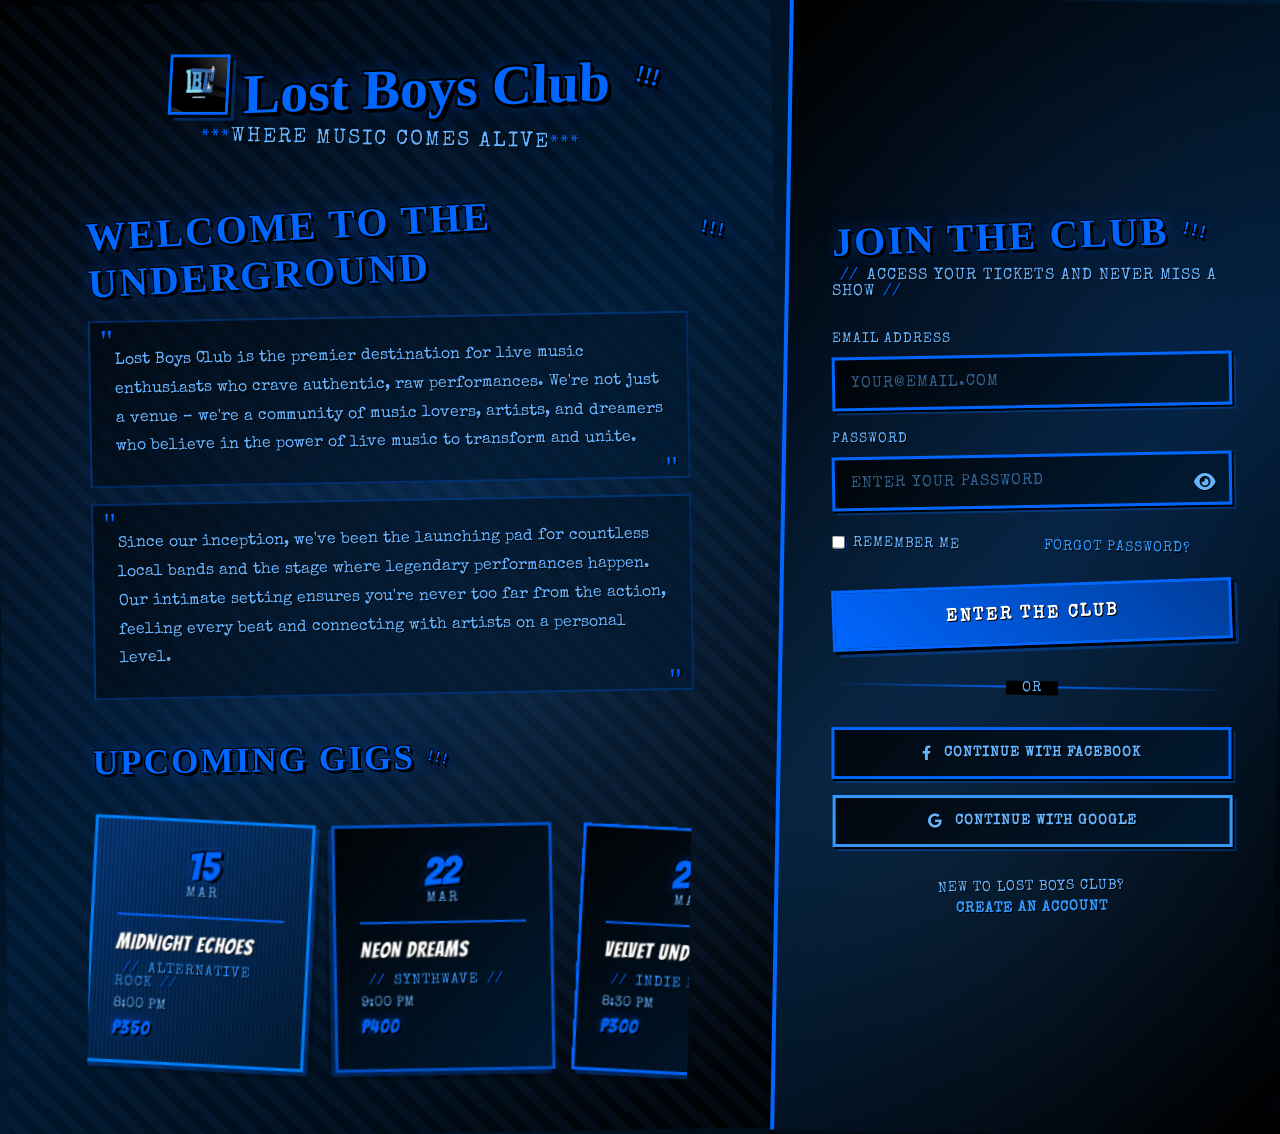
<file: index.html>
<!DOCTYPE html>
<html lang="en">
<head>
    <meta charset="UTF-8">
    <meta name="viewport" content="width=device-width, initial-scale=1.0">
    <title>Login - Lost Boys Club</title>
    <link rel="stylesheet" href="assets/css/login.css">
    <link href="https://fonts.googleapis.com/css2?family=Permanent+Marker&family=Bangers&family=Creepster&family=Special+Elite&family=UnifrakturMaguntia&family=Poppins:wght@300;400;500;600;700&display=swap" rel="stylesheet">
    <link rel="stylesheet" href="https://cdnjs.cloudflare.com/ajax/libs/font-awesome/6.0.0/css/all.min.css">
</head>
<body>
    <div class="login-container">
        <div class="login-left">
            <div class="lbc-overview">
                <div class="logo-section">
                    <h1><img src="assets/images/lbc_logo.jpg" alt="Lost Boys Club" class="logo-img"> Lost Boys Club</h1>
                    <p class="tagline">Where Music Comes Alive</p>
                </div>
                
                <div class="about-section">
                    <h2>Welcome to the Underground</h2>
                    <p>Lost Boys Club is the premier destination for live music enthusiasts who crave authentic, raw performances. We're not just a venue – we're a community of music lovers, artists, and dreamers who believe in the power of live music to transform and unite.</p>
                    <p>Since our inception, we've been the launching pad for countless local bands and the stage where legendary performances happen. Our intimate setting ensures you're never too far from the action, feeling every beat and connecting with artists on a personal level.</p>
                </div>

                <div class="upcoming-gigs">
                    <h3>Upcoming Gigs</h3>
                    <div class="gig-carousel">
                        <div class="gig-card active">
                            <div class="gig-date">
                                <span class="day">15</span>
                                <span class="month">MAR</span>
                            </div>
                            <div class="gig-info">
                                <h4>Midnight Echoes</h4>
                                <p class="genre">Alternative Rock</p>
                                <p class="time">8:00 PM</p>
                                <p class="price">₱350</p>
                            </div>
                        </div>
                        <div class="gig-card">
                            <div class="gig-date">
                                <span class="day">22</span>
                                <span class="month">MAR</span>
                            </div>
                            <div class="gig-info">
                                <h4>Neon Dreams</h4>
                                <p class="genre">Synthwave</p>
                                <p class="time">9:00 PM</p>
                                <p class="price">₱400</p>
                            </div>
                        </div>
                        <div class="gig-card">
                            <div class="gig-date">
                                <span class="day">29</span>
                                <span class="month">MAR</span>
                            </div>
                            <div class="gig-info">
                                <h4>Velvet Underground</h4>
                                <p class="genre">Indie Rock</p>
                                <p class="time">8:30 PM</p>
                                <p class="price">₱300</p>
                            </div>
                        </div>
                    </div>
                </div>
            </div>
        </div>

        <div class="login-right">
            <div class="login-form-container">
                <h2>Join the Club</h2>
                <p class="login-subtitle">Access your tickets and never miss a show</p>
                
                <form id="loginForm" class="login-form">
                    <div class="form-group">
                        <label for="email">Email Address</label>
                        <input type="email" id="email" name="email" required placeholder="your@email.com">
                    </div>
                    
                    <div class="form-group">
                        <label for="password">Password</label>
                        <input type="password" id="password" name="password" required placeholder="Enter your password">
                        <i class="fas fa-eye toggle-password"></i>
                    </div>
                    
                    <div class="form-options">
                        <label class="remember-me">
                            <input type="checkbox" name="remember">
                            <span>Remember me</span>
                        </label>
                        <a href="#" class="forgot-password">Forgot password?</a>
                    </div>
                    
                    <button type="submit" class="login-btn">Enter the Club</button>
                </form>
                
                <div class="divider">
                    <span>or</span>
                </div>
                
                <div class="social-login">
                    <button class="social-btn facebook">
                        <i class="fab fa-facebook-f"></i>
                        Continue with Facebook
                    </button>
                    <button class="social-btn google">
                        <i class="fab fa-google"></i>
                        Continue with Google
                    </button>
                </div>
                
                <div class="signup-link">
                    <p>New to Lost Boys Club? <a href="#">Create an account</a></p>
                </div>
            </div>
        </div>
    </div>

    <script src="assets/js/login.js"></script>
</body>
</html>
</file>
<file: assets/css/login.css>
/* Login Page Specific Styles */

/* Base Styles */
* {
    margin: 0;
    padding: 0;
    box-sizing: border-box;
}

body {
    font-family: 'Permanent Marker', 'Bangers', 'Special Elite', cursive;
    background: 
        repeating-linear-gradient(
            45deg,
            transparent,
            transparent 10px,
            rgba(59, 130, 246, 0.03) 10px,
            rgba(59, 130, 246, 0.03) 20px
        ),
        linear-gradient(135deg, #000000 0%, #001a33 50%, #000000 100%);
    min-height: 100vh;
    overflow-x: hidden;
    color: #fff;
}

/* Login Container */
.login-container {
    display: flex;
    min-height: 100vh;
    background: 
        repeating-linear-gradient(
            45deg,
            transparent,
            transparent 15px,
            rgba(59, 130, 246, 0.02) 15px,
            rgba(59, 130, 246, 0.02) 30px
        ),
        linear-gradient(135deg, #000000 0%, #001a33 50%, #000000 100%);
    position: relative;
    overflow: hidden;
}

.login-container::before {
    content: '';
    position: absolute;
    top: 0;
    left: 0;
    right: 0;
    bottom: 0;
    background-image: 
        radial-gradient(circle at 20% 50%, rgba(59, 130, 246, 0.1) 0%, transparent 50%),
        radial-gradient(circle at 80% 20%, rgba(96, 165, 250, 0.1) 0%, transparent 50%),
        radial-gradient(circle at 40% 80%, rgba(59, 130, 246, 0.1) 0%, transparent 50%);
    pointer-events: none;
    z-index: -1;
}

/* Left Side - LBC Overview */
.login-left {
    flex: 1;
    background: 
        repeating-linear-gradient(
            45deg,
            transparent,
            transparent 10px,
            rgba(59, 130, 246, 0.05) 10px,
            rgba(59, 130, 246, 0.05) 20px
        ),
        linear-gradient(135deg, #000000 0%, #001a33 50%, #000000 100%);
    color: #fff;
    padding: 3rem;
    display: flex;
    align-items: center;
    position: relative;
    overflow: hidden;
    transform: rotate(-1deg);
}

.login-left::before {
    content: '';
    position: absolute;
    top: 0;
    left: 0;
    right: 0;
    bottom: 0;
    background-image: 
        radial-gradient(circle at 30% 40%, rgba(59, 130, 246, 0.1) 0%, transparent 50%),
        radial-gradient(circle at 70% 60%, rgba(96, 165, 250, 0.1) 0%, transparent 50%);
    pointer-events: none;
    z-index: -1;
}

.lbc-overview {
    max-width: 600px;
    margin: 0 auto;
    position: relative;
    z-index: 1;
    transform: rotate(1deg);
}

/* Logo Section */
.logo-section {
    text-align: center;
    margin-bottom: 3rem;
    position: relative;
}

.logo-section h1 {
    font-family: 'Permanent Marker', cursive;
    font-size: 3.5rem;
    font-weight: 700;
    margin-bottom: 0.5rem;
    color: #0066ff;
    text-shadow: 
        4px 4px 0px #000,
        -2px -2px 0px #000,
        2px -2px 0px #000,
        -2px 2px 0px #000,
        2px 2px 0px #000,
        0 0 20px rgba(0, 102, 255, 0.5);
    transform: rotate(-2deg) skew(-3deg);
    position: relative;
    display: inline-block;
}

.logo-section h1::after {
    content: '!!!';
    position: absolute;
    right: -50px;
    top: 50%;
    transform: translateY(-50%) rotate(15deg);
    font-size: 1.5rem;
    color: #0066ff;
    animation: pulse 2s infinite;
}

.logo-img {
    height: 60px;
    width: auto;
    border-radius: 0;
    transition: transform 0.3s ease;
    border: 3px solid #0066ff;
    box-shadow: 
        3px 3px 0px #000,
        6px 6px 0px rgba(0, 102, 255, 0.3);
    transform: rotate(2deg);
}

.logo-section:hover .logo-img {
    transform: rotate(2deg) scale(1.1);
}

.tagline {
    font-family: 'Special Elite', cursive;
    font-size: 1.3rem;
    color: #66b3ff;
    font-weight: 500;
    text-transform: uppercase;
    letter-spacing: 2px;
    text-shadow: 1px 1px 0px #000;
    transform: rotate(1deg);
    position: relative;
    display: inline-block;
}

.tagline::before,
.tagline::after {
    content: '***';
    position: absolute;
    top: 50%;
    transform: translateY(-50%);
    color: #0066ff;
    font-size: 1rem;
}

.tagline::before {
    left: -30px;
}

.tagline::after {
    right: -30px;
}

/* About Section */
.about-section {
    margin-bottom: 3rem;
    transform: rotate(-1deg);
}

.about-section h2 {
    font-family: 'Permanent Marker', cursive;
    font-size: 2.5rem;
    margin-bottom: 1.5rem;
    color: #0066ff;
    font-weight: 700;
    text-transform: uppercase;
    letter-spacing: 2px;
    text-shadow: 
        3px 3px 0px #000,
        -1px -1px 0px #000,
        1px -1px 0px #000,
        -1px 1px 0px #000,
        1px 1px 0px #000,
        0 0 15px rgba(0, 102, 255, 0.5);
    transform: rotate(-2deg);
    position: relative;
    display: inline-block;
}

.about-section h2::after {
    content: '!!!';
    position: absolute;
    right: -40px;
    top: 50%;
    transform: translateY(-50%) rotate(15deg);
    font-size: 1.2rem;
    color: #0066ff;
    animation: pulse 2s infinite;
}

.about-section p {
    font-family: 'Special Elite', cursive;
    line-height: 1.8;
    margin-bottom: 1rem;
    color: #66b3ff;
    font-weight: 500;
    text-shadow: 1px 1px 0px #000;
    background: 
        linear-gradient(135deg, rgba(0, 0, 0, 0.5) 0%, rgba(0, 26, 51, 0.5) 100%);
    padding: 1.5rem;
    border: 2px solid rgba(0, 102, 255, 0.3);
    position: relative;
}

.about-section p::before {
    content: '"';
    position: absolute;
    top: -10px;
    left: 10px;
    font-size: 2rem;
    color: #0066ff;
    font-family: 'Permanent Marker', cursive;
}

.about-section p::after {
    content: '"';
    position: absolute;
    bottom: -20px;
    right: 10px;
    font-size: 2rem;
    color: #0066ff;
    font-family: 'Permanent Marker', cursive;
}

/* Upcoming Gigs */
.upcoming-gigs {
    transform: rotate(1deg);
}

.upcoming-gigs h3 {
    font-family: 'Permanent Marker', cursive;
    font-size: 2.2rem;
    margin-bottom: 1.5rem;
    color: #0066ff;
    font-weight: 700;
    text-transform: uppercase;
    letter-spacing: 2px;
    text-shadow: 
        3px 3px 0px #000,
        -1px -1px 0px #000,
        1px -1px 0px #000,
        -1px 1px 0px #000,
        1px 1px 0px #000,
        0 0 15px rgba(0, 102, 255, 0.5);
    transform: rotate(-2deg);
    position: relative;
    display: inline-block;
}

.upcoming-gigs h3::after {
    content: '!!!';
    position: absolute;
    right: -35px;
    top: 50%;
    transform: translateY(-50%) rotate(15deg);
    font-size: 1rem;
    color: #0066ff;
    animation: pulse 2s infinite;
}

.gig-carousel {
    display: flex;
    gap: 1.5rem;
    overflow-x: auto;
    padding: 1rem 0;
    scroll-snap-type: x mandatory;
}

.gig-carousel::-webkit-scrollbar {
    height: 8px;
}

.gig-carousel::-webkit-scrollbar-track {
    background: rgba(0, 0, 0, 0.3);
    border-radius: 0;
}

.gig-carousel::-webkit-scrollbar-thumb {
    background: linear-gradient(45deg, #0066ff, #003d99);
    border-radius: 0;
    border: 2px solid #000;
    box-shadow: 
        1px 1px 0px #000,
        2px 2px 0px rgba(0, 102, 255, 0.3);
}

.gig-card {
    background: 
        linear-gradient(135deg, rgba(0, 0, 0, 0.9) 0%, rgba(0, 26, 51, 0.9) 100%),
        repeating-linear-gradient(
            90deg,
            transparent,
            transparent 2px,
            rgba(59, 130, 246, 0.1) 2px,
            rgba(59, 130, 246, 0.1) 4px
        );
    backdrop-filter: blur(5px);
    border-radius: 0;
    padding: 1.5rem;
    min-width: 220px;
    scroll-snap-align: start;
    border: 3px solid #0066ff;
    transition: all 0.3s ease;
    cursor: pointer;
    position: relative;
    transform: rotate(2deg) scale(1);
    box-shadow: 
        4px 4px 0px rgba(0, 102, 255, 0.3),
        8px 8px 0px rgba(0, 0, 0, 0.2);
}

.gig-card:nth-child(even) {
    transform: rotate(-2deg) scale(1);
    border-color: #0052cc;
    box-shadow: 
        -4px 4px 0px rgba(0, 82, 204, 0.3),
        -8px 8px 0px rgba(0, 0, 0, 0.2);
}

.gig-card:hover {
    transform: rotate(0deg) scale(1.05);
    box-shadow: 
        0 0 20px rgba(0, 102, 255, 0.6),
        4px 4px 0px rgba(0, 102, 255, 0.4);
    border-color: #0066ff;
    z-index: 10;
}

.gig-card.active {
    background: 
        linear-gradient(135deg, rgba(0, 102, 255, 0.2) 0%, rgba(0, 26, 51, 0.8) 100%),
        repeating-linear-gradient(
            90deg,
            transparent,
            transparent 2px,
            rgba(59, 130, 246, 0.2) 2px,
            rgba(59, 130, 246, 0.2) 4px
        );
    border-color: #0080ff;
}

.gig-date {
    display: flex;
    flex-direction: column;
    align-items: center;
    margin-bottom: 1rem;
    padding-bottom: 1rem;
    border-bottom: 2px solid #0066ff;
}

.gig-date .day {
    font-family: 'Bangers', cursive;
    font-size: 2.5rem;
    font-weight: 400;
    color: #0066ff;
    line-height: 1;
    text-shadow: 
        2px 2px 0px #000,
        -1px -1px 0px #000,
        1px -1px 0px #000,
        -1px 1px 0px #000,
        1px 1px 0px #000,
        0 0 10px rgba(0, 102, 255, 0.5);
    transform: rotate(-2deg);
}

.gig-date .month {
    font-family: 'Special Elite', cursive;
    font-size: 0.9rem;
    color: #66b3ff;
    text-transform: uppercase;
    letter-spacing: 2px;
    text-shadow: 1px 1px 0px #000;
}

.gig-info h4 {
    font-family: 'Bangers', cursive;
    font-size: 1.3rem;
    margin-bottom: 0.5rem;
    color: #fff;
    font-weight: 400;
    text-transform: uppercase;
    letter-spacing: 1px;
    text-shadow: 1px 1px 0px #000;
}

.gig-info .genre {
    font-family: 'Special Elite', cursive;
    font-size: 0.85rem;
    color: #3399ff;
    margin-bottom: 0.5rem;
    text-transform: uppercase;
    letter-spacing: 1px;
    text-shadow: 1px 1px 0px #000;
    position: relative;
    display: inline-block;
}

.gig-info .genre::before,
.gig-info .genre::after {
    content: '//';
    color: #0066ff;
    margin: 0 0.5rem;
}

.gig-info .time {
    font-family: 'Special Elite', cursive;
    font-size: 0.9rem;
    color: #66b3ff;
    margin-bottom: 0.3rem;
    text-shadow: 1px 1px 0px #000;
}

.gig-info .price {
    font-family: 'Bangers', cursive;
    font-size: 1.2rem;
    color: #0066ff;
    font-weight: 400;
    text-transform: uppercase;
    letter-spacing: 1px;
    text-shadow: 
        2px 2px 0px #000,
        0 0 10px rgba(0, 102, 255, 0.5);
    transform: rotate(-1deg);
}

/* Right Side - Login Form */
.login-right {
    flex: 0 0 500px;
    background: 
        linear-gradient(135deg, #000000 0%, #001a33 50%, #000000 100%),
        repeating-linear-gradient(
            45deg,
            transparent,
            transparent 10px,
            rgba(59, 130, 246, 0.05) 10px,
            rgba(59, 130, 246, 0.05) 20px
        );
    display: flex;
    align-items: center;
    justify-content: center;
    padding: 2rem;
    border-left: 4px solid #0066ff;
    position: relative;
    overflow: hidden;
    transform: rotate(1deg);
}

.login-right::before {
    content: '';
    position: absolute;
    top: 0;
    left: 0;
    right: 0;
    bottom: 0;
    background-image: 
        radial-gradient(circle at 70% 30%, rgba(59, 130, 246, 0.1) 0%, transparent 50%),
        radial-gradient(circle at 30% 70%, rgba(96, 165, 250, 0.1) 0%, transparent 50%);
    pointer-events: none;
    z-index: -1;
}

.login-form-container {
    width: 100%;
    max-width: 400px;
    transform: rotate(-1deg);
    position: relative;
}

.login-form-container h2 {
    font-family: 'Permanent Marker', cursive;
    font-size: 2.5rem;
    margin-bottom: 0.5rem;
    color: #0066ff;
    font-weight: 700;
    text-transform: uppercase;
    letter-spacing: 2px;
    text-shadow: 
        3px 3px 0px #000,
        -1px -1px 0px #000,
        1px -1px 0px #000,
        -1px 1px 0px #000,
        1px 1px 0px #000,
        0 0 15px rgba(0, 102, 255, 0.5);
    transform: rotate(-2deg);
    position: relative;
    display: inline-block;
}

.login-form-container h2::after {
    content: '!!!';
    position: absolute;
    right: -40px;
    top: 50%;
    transform: translateY(-50%) rotate(15deg);
    font-size: 1.2rem;
    color: #0066ff;
    animation: pulse 2s infinite;
}

.login-subtitle {
    font-family: 'Special Elite', cursive;
    color: #66b3ff;
    margin-bottom: 2rem;
    font-weight: 500;
    text-transform: uppercase;
    letter-spacing: 1px;
    text-shadow: 1px 1px 0px #000;
    position: relative;
    display: inline-block;
}

.login-subtitle::before,
.login-subtitle::after {
    content: '//';
    color: #0066ff;
    margin: 0 0.5rem;
}

/* Form Styles */
.login-form {
    margin-bottom: 2rem;
}

.form-group {
    margin-bottom: 1.5rem;
    position: relative;
}

.form-group label {
    font-family: 'Special Elite', cursive;
    display: block;
    margin-bottom: 0.5rem;
    color: #66b3ff;
    font-weight: 500;
    font-size: 0.9rem;
    text-transform: uppercase;
    letter-spacing: 1px;
    text-shadow: 1px 1px 0px #000;
}

.form-group input {
    width: 100%;
    padding: 1rem;
    border: 3px solid #0066ff;
    border-radius: 0;
    font-size: 1rem;
    transition: all 0.3s ease;
    background: 
        linear-gradient(135deg, rgba(0, 0, 0, 0.8) 0%, rgba(0, 26, 51, 0.8) 100%);
    color: #fff;
    font-family: 'Special Elite', cursive;
    text-transform: uppercase;
    letter-spacing: 1px;
    box-shadow: 
        2px 2px 0px #000,
        4px 4px 0px rgba(0, 102, 255, 0.3);
    transform: rotate(-1deg);
}

.form-group input:focus {
    outline: none;
    border-color: #0080ff;
    background: 
        linear-gradient(135deg, rgba(0, 0, 0, 0.9) 0%, rgba(0, 26, 51, 0.9) 100%);
    box-shadow: 
        0 0 20px rgba(0, 102, 255, 0.6),
        2px 2px 0px #000,
        4px 4px 0px rgba(0, 102, 255, 0.4);
    transform: rotate(-1deg) scale(1.02);
}

.form-group input::placeholder {
    color: rgba(102, 179, 255, 0.5);
}

.toggle-password {
    position: absolute;
    right: 1rem;
    top: 2.5rem;
    color: #66b3ff;
    cursor: pointer;
    transition: all 0.3s ease;
    font-size: 1.2rem;
    text-shadow: 1px 1px 0px #000;
}

.toggle-password:hover {
    color: #0066ff;
    transform: scale(1.2);
}

/* Form Options */
.form-options {
    display: flex;
    justify-content: space-between;
    align-items: center;
    margin-bottom: 1.5rem;
    transform: rotate(1deg);
}

.remember-me {
    display: flex;
    align-items: center;
    cursor: pointer;
    font-size: 0.9rem;
    color: #66b3ff;
    font-family: 'Special Elite', cursive;
    text-transform: uppercase;
    letter-spacing: 1px;
    text-shadow: 1px 1px 0px #000;
}

.remember-me input {
    margin-right: 0.5rem;
    width: auto;
    border: 2px solid #0066ff;
    box-shadow: 
        1px 1px 0px #000,
        2px 2px 0px rgba(0, 102, 255, 0.3);
}

.forgot-password {
    font-family: 'Special Elite', cursive;
    color: #3399ff;
    text-decoration: none;
    font-size: 0.9rem;
    transition: all 0.3s ease;
    text-transform: uppercase;
    letter-spacing: 1px;
    text-shadow: 1px 1px 0px #000;
    position: relative;
    display: inline-block;
    padding: 0.3rem 0.8rem;
    border: 2px solid transparent;
}

.forgot-password::before,
.forgot-password::after {
    content: '//';
    color: #0066ff;
    margin: 0 0.3rem;
    opacity: 0;
    transition: opacity 0.3s ease;
}

.forgot-password:hover {
    color: #0066ff;
    border-color: #0066ff;
    background: rgba(0, 102, 255, 0.1);
    transform: scale(1.05) rotate(2deg);
}

.forgot-password:hover::before,
.forgot-password:hover::after {
    opacity: 1;
}

/* Login Button */
.login-btn {
    width: 100%;
    padding: 1.2rem;
    background: linear-gradient(45deg, #0066ff, #003d99);
    color: #fff;
    border: 3px solid #0066ff;
    border-radius: 0;
    font-size: 1.1rem;
    font-weight: 600;
    cursor: pointer;
    transition: all 0.3s ease;
    text-transform: uppercase;
    letter-spacing: 2px;
    font-family: 'Special Elite', cursive;
    text-shadow: 1px 1px 0px #000;
    box-shadow: 
        3px 3px 0px #000,
        6px 6px 0px rgba(0, 102, 255, 0.3);
    transform: rotate(-2deg);
    position: relative;
    overflow: hidden;
}

.login-btn::before {
    content: '';
    position: absolute;
    top: 0;
    left: -100%;
    width: 100%;
    height: 100%;
    background: linear-gradient(90deg, transparent, rgba(255, 255, 255, 0.2), transparent);
    transition: left 0.5s ease;
}

.login-btn:hover::before {
    left: 100%;
}

.login-btn:hover {
    background: linear-gradient(45deg, #0080ff, #0066ff);
    transform: rotate(-2deg) scale(1.05);
    box-shadow: 
        0 0 20px rgba(0, 102, 255, 0.6),
        3px 3px 0px #000,
        6px 6px 0px rgba(0, 102, 255, 0.4);
}

.login-btn:active {
    transform: rotate(-2deg) scale(0.98);
}

/* Divider */
.divider {
    text-align: center;
    margin: 2rem 0;
    position: relative;
    transform: rotate(1deg);
}

.divider::before {
    content: '';
    position: absolute;
    top: 50%;
    left: 0;
    right: 0;
    height: 2px;
    background: linear-gradient(90deg, transparent, #0066ff, transparent);
}

.divider span {
    font-family: 'Special Elite', cursive;
    background: #000;
    padding: 0 1rem;
    color: #66b3ff;
    font-size: 0.9rem;
    position: relative;
    z-index: 1;
    text-transform: uppercase;
    letter-spacing: 1px;
    text-shadow: 1px 1px 0px #000;
}

/* Social Login */
.social-login {
    margin-bottom: 2rem;
    transform: rotate(-1deg);
}

.social-btn {
    width: 100%;
    padding: 1rem;
    border: 3px solid #0066ff;
    border-radius: 0;
    font-size: 0.9rem;
    font-weight: 600;
    cursor: pointer;
    transition: all 0.3s ease;
    margin-bottom: 1rem;
    display: flex;
    align-items: center;
    justify-content: center;
    gap: 0.75rem;
    background: 
        linear-gradient(135deg, rgba(0, 0, 0, 0.8) 0%, rgba(0, 26, 51, 0.8) 100%);
    color: #66b3ff;
    font-family: 'Special Elite', cursive;
    text-transform: uppercase;
    letter-spacing: 1px;
    text-shadow: 1px 1px 0px #000;
    box-shadow: 
        2px 2px 0px #000,
        4px 4px 0px rgba(0, 102, 255, 0.3);
    transform: rotate(1deg);
    position: relative;
    overflow: hidden;
}

.social-btn::before {
    content: '';
    position: absolute;
    top: 0;
    left: -100%;
    width: 100%;
    height: 100%;
    background: linear-gradient(90deg, transparent, rgba(255, 255, 255, 0.1), transparent);
    transition: left 0.5s ease;
}

.social-btn:hover::before {
    left: 100%;
}

.social-btn:hover {
    transform: rotate(1deg) scale(1.05);
    box-shadow: 
        0 0 15px rgba(0, 102, 255, 0.4),
        2px 2px 0px #000,
        4px 4px 0px rgba(0, 102, 255, 0.4);
}

.social-btn.facebook {
    border-color: #0066ff;
    color: #66b3ff;
}

.social-btn.facebook:hover {
    background: linear-gradient(45deg, #0066ff, #003d99);
    color: #fff;
}

.social-btn.google {
    border-color: #3399ff;
    color: #66b3ff;
}

.social-btn.google:hover {
    background: linear-gradient(45deg, #3399ff, #0066ff);
    color: #fff;
}

/* Signup Link */
.signup-link {
    text-align: center;
    font-size: 0.9rem;
    color: #66b3ff;
    font-family: 'Special Elite', cursive;
    text-transform: uppercase;
    letter-spacing: 1px;
    text-shadow: 1px 1px 0px #000;
    transform: rotate(-1deg);
}

.signup-link a {
    font-family: 'Special Elite', cursive;
    color: #3399ff;
    text-decoration: none;
    font-weight: 600;
    transition: all 0.3s ease;
    text-transform: uppercase;
    letter-spacing: 1px;
    position: relative;
    display: inline-block;
    padding: 0.3rem 0.8rem;
    border: 2px solid transparent;
}

.signup-link a::before,
.signup-link a::after {
    content: '//';
    color: #0066ff;
    margin: 0 0.3rem;
    opacity: 0;
    transition: opacity 0.3s ease;
}

.signup-link a:hover {
    color: #0066ff;
    border-color: #0066ff;
    background: rgba(0, 102, 255, 0.1);
    transform: scale(1.05) rotate(2deg);
}

.signup-link a:hover::before,
.signup-link a:hover::after {
    opacity: 1;
}

/* Notification Styles */
.notification {
    position: fixed;
    top: 20px;
    right: 20px;
    padding: 1rem 1.5rem;
    border-radius: 0;
    color: white;
    font-weight: 600;
    z-index: 1000;
    transform: translateX(100%) rotate(2deg);
    transition: all 0.3s ease;
    max-width: 300px;
    word-wrap: break-word;
    font-family: 'Special Elite', cursive;
    text-transform: uppercase;
    letter-spacing: 1px;
    text-shadow: 1px 1px 0px #000;
    border: 3px solid #000;
    box-shadow: 
        3px 3px 0px #000,
        6px 6px 0px rgba(0, 0, 0, 0.3);
}

.notification-success {
    background: linear-gradient(45deg, #00ff00, #00cc00);
    border-color: #00cc00;
}

.notification-error {
    background: linear-gradient(45deg, #ff3333, #cc0000);
    border-color: #cc0000;
}

.notification-info {
    background: linear-gradient(45deg, #0066ff, #003d99);
    border-color: #003d99;
}

/* Registration Modal */
.modal-overlay {
    position: fixed;
    top: 0;
    left: 0;
    right: 0;
    bottom: 0;
    background: 
        radial-gradient(circle at center, rgba(0, 0, 0, 0.95) 0%, rgba(0, 0, 0, 0.98) 100%),
        repeating-conic-gradient(from 0deg at 50% 50%, transparent 0deg, rgba(0, 102, 255, 0.1) 10deg, transparent 20deg);
    display: flex;
    align-items: center;
    justify-content: center;
    z-index: 2000;
    animation: fadeIn 0.3s ease;
    backdrop-filter: blur(3px);
}

.registration-modal {
    background: 
        linear-gradient(135deg, #000000 0%, #001a33 50%, #000000 100%),
        repeating-linear-gradient(
            45deg,
            transparent,
            transparent 5px,
            rgba(0, 102, 255, 0.05) 5px,
            rgba(0, 102, 255, 0.05) 10px
        );
    border: 5px solid #0066ff;
    border-radius: 0;
    padding: 2rem;
    max-width: 500px;
    width: 90%;
    max-height: 90vh;
    overflow-y: auto;
    animation: slideUp 0.3s ease;
    box-shadow: 
        0 0 50px rgba(0, 102, 255, 0.6),
        0 0 100px rgba(0, 102, 255, 0.3),
        10px 10px 0px rgba(0, 102, 255, 0.4),
        20px 20px 0px rgba(0, 0, 0, 0.3);
    transform: rotate(-2deg) skew(-1deg);
    position: relative;
}

.registration-modal::before {
    content: '';
    position: absolute;
    top: -5px;
    left: -5px;
    right: -5px;
    bottom: -5px;
    background: linear-gradient(45deg, #0066ff, #3399ff, #0066ff, #0052cc, #0066ff);
    z-index: -1;
    animation: borderGlow 3s linear infinite;
}

/* Animations */
@keyframes fadeIn {
    from { opacity: 0; }
    to { opacity: 1; }
}

@keyframes slideUp {
    from { transform: translateY(50px) rotate(-2deg) skew(-1deg); opacity: 0; }
    to { transform: translateY(0) rotate(-2deg) skew(-1deg); opacity: 1; }
}

@keyframes pulse {
    0%, 100% { opacity: 1; }
    50% { opacity: 0.6; }
}

@keyframes borderGlow {
    0%, 100% { opacity: 0.8; }
    50% { opacity: 1; }
}

/* Responsive Design */
@media (max-width: 1024px) {
    .login-left {
        padding: 2rem;
    }
    
    .logo-section h1 {
        font-size: 3rem;
    }
    
    .login-right {
        flex: 0 0 450px;
    }
}

@media (max-width: 768px) {
    .login-container {
        flex-direction: column;
    }
    
    .login-left {
        min-height: auto;
        padding: 2rem;
        transform: none;
    }
    
    .login-right {
        flex: 1;
        padding: 1.5rem;
        transform: none;
        border-left: none;
        border-top: 4px solid #0066ff;
    }
    
    .gig-carousel {
        flex-direction: column;
    }
    
    .gig-card {
        min-width: 100%;
    }
}

@media (max-width: 480px) {
    .login-left {
        padding: 1.5rem;
    }
    
    .logo-section h1 {
        font-size: 2.5rem;
    }
    
    .about-section h2 {
        font-size: 2rem;
    }
    
    .upcoming-gigs h3 {
        font-size: 1.8rem;
    }
    
    .login-right {
        padding: 1rem;
    }
    
    .login-form-container h2 {
        font-size: 2rem;
    }
}
</file>
<file: assets/css/landing.css>
/* Landing Page Specific Styles */

/* Base Styles */
* {
    margin: 0;
    padding: 0;
    box-sizing: border-box;
}

body {
    font-family: 'Poppins', sans-serif;
    background: linear-gradient(135deg, #000000 0%, #1e3a8a 50%, #3b82f6 100%);
    min-height: 100vh;
    overflow-x: hidden;
    color: #fff;
}

.landing-container {
    min-height: 100vh;
    color: #fff;
}

/* Navigation */
.navbar {
    position: fixed;
    top: 0;
    left: 0;
    right: 0;
    background: 
        repeating-linear-gradient(
            45deg,
            transparent,
            transparent 5px,
            rgba(59, 130, 246, 0.05) 5px,
            rgba(59, 130, 246, 0.05) 10px
        ),
        linear-gradient(135deg, rgba(0, 0, 0, 0.95) 0%, rgba(0, 26, 51, 0.95) 100%);
    backdrop-filter: blur(5px);
    z-index: 1000;
    padding: 1rem 0;
    transition: all 0.3s ease;
    border-bottom: 3px solid #0066ff;
    transform: rotate(-1deg);
}

.navbar.scrolled {
    background: 
        repeating-linear-gradient(
            45deg,
            transparent,
            transparent 5px,
            rgba(59, 130, 246, 0.1) 5px,
            rgba(59, 130, 246, 0.1) 10px
        ),
        linear-gradient(135deg, rgba(0, 0, 0, 0.98) 0%, rgba(0, 26, 51, 0.98) 100%);
    box-shadow: 
        0 2px 20px rgba(59, 130, 246, 0.4),
        0 4px 40px rgba(0, 102, 255, 0.2);
    border-bottom-color: #0080ff;
}

.nav-container {
    max-width: 1200px;
    margin: 0 auto;
    padding: 0 2rem;
    display: flex;
    justify-content: space-between;
    align-items: center;
    position: relative;
}

.nav-logo {
    font-family: 'Permanent Marker', cursive;
    font-size: 1.8rem;
    font-weight: 700;
    color: #0066ff;
    text-decoration: none;
    display: flex;
    align-items: center;
    gap: 0.75rem;
    transition: all 0.3s ease;
    text-transform: uppercase;
    letter-spacing: 2px;
    text-shadow: 
        2px 2px 0px #000,
        -1px -1px 0px #000,
        1px -1px 0px #000,
        -1px 1px 0px #000,
        1px 1px 0px #000,
        0 0 10px rgba(0, 102, 255, 0.5);
    transform: rotate(2deg);
    position: relative;
}

.nav-logo::after {
    content: '!!!';
    position: absolute;
    right: -40px;
    top: 50%;
    transform: translateY(-50%) rotate(15deg);
    font-size: 0.8rem;
    color: #0066ff;
    animation: pulse 2s infinite;
}

.nav-logo-img {
    height: 45px;
    width: auto;
    border-radius: 0;
    transition: transform 0.3s ease;
    border: 2px solid #0066ff;
    box-shadow: 
        2px 2px 0px #000,
        4px 4px 0px rgba(0, 102, 255, 0.3);
    transform: rotate(-2deg);
}

.nav-logo:hover .nav-logo-img {
    transform: rotate(-2deg) scale(1.1);
}

.nav-logo:hover {
    color: #0080ff;
    transform: rotate(2deg) scale(1.05);
}

.nav-menu {
    display: flex;
    list-style: none;
    gap: 2.5rem;
    margin: 0;
    padding: 0;
    transform: rotate(-1deg);
}

.nav-link {
    font-family: 'Special Elite', cursive;
    color: #66b3ff;
    text-decoration: none;
    font-weight: 500;
    transition: all 0.3s ease;
    position: relative;
    text-transform: uppercase;
    letter-spacing: 1px;
    text-shadow: 1px 1px 0px #000;
    padding: 0.5rem 1rem;
    border: 2px solid transparent;
    display: inline-block;
}

.nav-link::before,
.nav-link::after {
    content: '//';
    color: #0066ff;
    margin: 0 0.5rem;
    opacity: 0;
    transition: opacity 0.3s ease;
}

.nav-link:hover {
    color: #0066ff;
    border-color: #0066ff;
    background: rgba(0, 102, 255, 0.1);
    transform: scale(1.05) rotate(1deg);
}

.nav-link:hover::before,
.nav-link:hover::after {
    opacity: 1;
}

.nav-link.active {
    color: #0066ff;
    border-color: #0066ff;
    background: rgba(0, 102, 255, 0.15);
    transform: scale(1.05) rotate(-1deg);
}

.nav-link.active::before,
.nav-link.active::after {
    opacity: 1;
}

.nav-actions {
    display: flex;
    gap: 1.5rem;
    align-items: center;
    transform: rotate(1deg);
}

.user-menu {
    display: flex;
    align-items: center;
    gap: 1rem;
}

.user-avatar {
    width: 45px;
    height: 45px;
    border-radius: 0;
    background: linear-gradient(45deg, #0066ff, #003d99);
    display: flex;
    align-items: center;
    justify-content: center;
    color: #fff;
    font-weight: 600;
    cursor: pointer;
    transition: all 0.3s ease;
    font-family: 'Special Elite', cursive;
    text-transform: uppercase;
    letter-spacing: 1px;
    text-shadow: 1px 1px 0px #000;
    border: 2px solid #0066ff;
    box-shadow: 
        2px 2px 0px #000,
        4px 4px 0px rgba(0, 102, 255, 0.3);
    transform: rotate(-2deg);
}

.user-avatar:hover {
    transform: rotate(-2deg) scale(1.1);
    box-shadow: 
        0 0 20px rgba(0, 102, 255, 0.6),
        2px 2px 0px #000,
        4px 4px 0px rgba(0, 102, 255, 0.4);
}

.logout-btn {
    background: linear-gradient(45deg, #0066ff, #003d99);
    border: 2px solid #0066ff;
    color: #fff;
    padding: 0.6rem 1.2rem;
    border-radius: 0;
    cursor: pointer;
    transition: all 0.3s ease;
    font-weight: 600;
    font-family: 'Special Elite', cursive;
    text-transform: uppercase;
    letter-spacing: 1px;
    text-shadow: 1px 1px 0px #000;
    box-shadow: 
        2px 2px 0px #000,
        4px 4px 0px rgba(0, 102, 255, 0.3);
    transform: rotate(2deg);
    position: relative;
    overflow: hidden;
}

.logout-btn::before {
    content: '';
    position: absolute;
    top: 0;
    left: -100%;
    width: 100%;
    height: 100%;
    background: linear-gradient(90deg, transparent, rgba(255, 255, 255, 0.2), transparent);
    transition: left 0.5s ease;
}

.logout-btn:hover::before {
    left: 100%;
}

.logout-btn:hover {
    background: linear-gradient(45deg, #0080ff, #0066ff);
    transform: rotate(2deg) scale(1.05);
    box-shadow: 
        0 0 20px rgba(0, 102, 255, 0.6),
        2px 2px 0px #000,
        4px 4px 0px rgba(0, 102, 255, 0.4);
}

.mobile-menu-toggle {
    display: none;
    background: linear-gradient(45deg, #0066ff, #003d99);
    border: 2px solid #0066ff;
    color: #fff;
    font-size: 1.5rem;
    cursor: pointer;
    width: 45px;
    height: 45px;
    border-radius: 0;
    display: flex;
    align-items: center;
    justify-content: center;
    box-shadow: 
        2px 2px 0px #000,
        4px 4px 0px rgba(0, 102, 255, 0.3);
    transform: rotate(2deg);
    transition: all 0.3s ease;
}

.mobile-menu-toggle:hover {
    background: linear-gradient(45deg, #0080ff, #0066ff);
    transform: rotate(2deg) scale(1.1);
    box-shadow: 
        0 0 20px rgba(0, 102, 255, 0.6),
        2px 2px 0px #000,
        4px 4px 0px rgba(0, 102, 255, 0.4);
}

/* Hero Section */
.hero {
    padding: 10rem 2rem 4rem;
    text-align: center;
    position: relative;
    overflow: hidden;
    z-index: 1;
    background: 
        repeating-linear-gradient(
            45deg,
            transparent,
            transparent 10px,
            rgba(59, 130, 246, 0.03) 10px,
            rgba(59, 130, 246, 0.03) 20px
        ),
        linear-gradient(135deg, #000000 0%, #001a33 50%, #000000 100%);
}

.hero::before {
    content: '';
    position: absolute;
    top: 0;
    left: 0;
    right: 0;
    bottom: 0;
    background-image: 
        radial-gradient(circle at 20% 50%, rgba(59, 130, 246, 0.1) 0%, transparent 50%),
        radial-gradient(circle at 80% 20%, rgba(96, 165, 250, 0.1) 0%, transparent 50%),
        radial-gradient(circle at 40% 80%, rgba(59, 130, 246, 0.1) 0%, transparent 50%);
    pointer-events: none;
    z-index: -1;
}

.hero-content {
    max-width: 800px;
    margin: 0 auto;
    position: relative;
    z-index: 1;
}

.hero h1 {
    font-family: 'Permanent Marker', cursive;
    font-size: 4.5rem;
    font-weight: 700;
    margin-bottom: 1rem;
    background: none;
    color: #0066ff;
    text-shadow: 
        4px 4px 0px #000,
        -2px -2px 0px #000,
        2px -2px 0px #000,
        -2px 2px 0px #000,
        2px 2px 0px #000,
        0 0 20px rgba(0, 102, 255, 0.5);
    transform: rotate(-3deg) skew(-5deg);
    animation: fadeInUp 1s ease;
    position: relative;
    display: inline-block;
}

.hero h1::after {
    content: '!!!';
    position: absolute;
    right: -60px;
    top: 50%;
    transform: translateY(-50%) rotate(15deg);
    font-size: 2rem;
    color: #0066ff;
    animation: pulse 2s infinite;
}

.hero-subtitle {
    font-family: 'Special Elite', cursive;
    font-size: 1.8rem;
    color: #3399ff;
    margin-bottom: 2rem;
    text-shadow: 2px 2px 0px #000;
    transform: rotate(1deg);
    animation: fadeInUp 1s ease 0.2s both;
    position: relative;
    display: inline-block;
    text-transform: uppercase;
    letter-spacing: 2px;
}

.hero-subtitle::before,
.hero-subtitle::after {
    content: '***';
    position: absolute;
    top: 50%;
    transform: translateY(-50%);
    color: #0066ff;
    font-size: 1.2rem;
}

.hero-subtitle::before {
    left: -40px;
}

.hero-subtitle::after {
    right: -40px;
}

.hero-description {
    font-family: 'Special Elite', cursive;
    font-size: 1.2rem;
    line-height: 1.8;
    color: #66b3ff;
    margin-bottom: 3rem;
    text-shadow: 1px 1px 0px #000;
    animation: fadeInUp 1s ease 0.4s both;
    background: 
        linear-gradient(135deg, rgba(0, 0, 0, 0.5) 0%, rgba(0, 26, 51, 0.5) 100%);
    padding: 1.5rem;
    border: 2px solid rgba(0, 102, 255, 0.3);
    transform: rotate(-1deg);
    position: relative;
}

.hero-description::before {
    content: '"';
    position: absolute;
    top: -10px;
    left: 10px;
    font-size: 3rem;
    color: #0066ff;
    font-family: 'Permanent Marker', cursive;
}

.hero-description::after {
    content: '"';
    position: absolute;
    bottom: -30px;
    right: 10px;
    font-size: 3rem;
    color: #0066ff;
    font-family: 'Permanent Marker', cursive;
}

.hero-cta {
    display: flex;
    gap: 1.5rem;
    justify-content: center;
    flex-wrap: wrap;
    animation: fadeInUp 1s ease 0.6s both;
    transform: rotate(1deg);
}

.btn-primary {
    background: linear-gradient(45deg, #0066ff, #003d99);
    color: #fff;
    padding: 1.2rem 2.5rem;
    border: 3px solid #0066ff;
    border-radius: 0;
    font-size: 1.2rem;
    font-weight: 600;
    cursor: pointer;
    transition: all 0.3s ease;
    text-decoration: none;
    display: inline-block;
    font-family: 'Special Elite', cursive;
    text-transform: uppercase;
    letter-spacing: 2px;
    box-shadow: 
        4px 4px 0px #000,
        8px 8px 0px rgba(0, 102, 255, 0.3);
    transform: rotate(-2deg);
    position: relative;
    overflow: hidden;
}

.btn-primary::before {
    content: '';
    position: absolute;
    top: 0;
    left: -100%;
    width: 100%;
    height: 100%;
    background: linear-gradient(90deg, transparent, rgba(255, 255, 255, 0.2), transparent);
    transition: left 0.5s ease;
}

.btn-primary:hover::before {
    left: 100%;
}

.btn-primary:hover {
    transform: rotate(-2deg) scale(1.05);
    box-shadow: 
        0 0 30px rgba(0, 102, 255, 0.6),
        0 0 60px rgba(0, 102, 255, 0.3),
        4px 4px 0px #000,
        8px 8px 0px rgba(0, 102, 255, 0.4);
}

.btn-secondary {
    background: transparent;
    color: #0066ff;
    padding: 1.2rem 2.5rem;
    border: 3px solid #0066ff;
    border-radius: 0;
    font-size: 1.2rem;
    font-weight: 600;
    cursor: pointer;
    transition: all 0.3s ease;
    text-decoration: none;
    display: inline-block;
    font-family: 'Special Elite', cursive;
    text-transform: uppercase;
    letter-spacing: 2px;
    box-shadow: 
        4px 4px 0px #000,
        8px 8px 0px rgba(0, 102, 255, 0.3);
    transform: rotate(2deg);
}

.btn-secondary:hover {
    background: #0066ff;
    color: #fff;
    transform: rotate(2deg) scale(1.05);
    box-shadow: 
        0 0 30px rgba(0, 102, 255, 0.6),
        0 0 60px rgba(0, 102, 255, 0.3),
        4px 4px 0px #000,
        8px 8px 0px rgba(0, 102, 255, 0.4);
}

/* Events Section */
.events-section {
    padding: 4rem 2rem;
    background: 
        repeating-linear-gradient(
            45deg,
            transparent,
            transparent 10px,
            rgba(59, 130, 246, 0.03) 10px,
            rgba(59, 130, 246, 0.03) 20px
        ),
        linear-gradient(135deg, #000000 0%, #001a33 50%, #000000 100%);
    position: relative;
    z-index: 2;
    margin-top: -2rem;
    overflow: hidden;
}

.events-section::before {
    content: '';
    position: absolute;
    top: 0;
    left: 0;
    right: 0;
    bottom: 0;
    background-image: 
        radial-gradient(circle at 30% 40%, rgba(59, 130, 246, 0.1) 0%, transparent 50%),
        radial-gradient(circle at 70% 60%, rgba(96, 165, 250, 0.1) 0%, transparent 50%);
    pointer-events: none;
    z-index: -1;
}

.section-container {
    max-width: 1200px;
    margin: 0 auto;
}

.section-header {
    text-align: center;
    margin-bottom: 4rem;
    position: relative;
}

.section-title {
    font-family: 'Permanent Marker', cursive;
    font-size: 3.5rem;
    font-weight: 700;
    margin-bottom: 1rem;
    color: #0066ff;
    text-shadow: 
        4px 4px 0px #000,
        -2px -2px 0px #000,
        2px -2px 0px #000,
        -2px 2px 0px #000,
        2px 2px 0px #000,
        0 0 20px rgba(0, 102, 255, 0.5);
    transform: rotate(-2deg) skew(-3deg);
    position: relative;
    display: inline-block;
}

.section-title::after {
    content: '!!!';
    position: absolute;
    right: -50px;
    top: 50%;
    transform: translateY(-50%) rotate(15deg);
    font-size: 1.5rem;
    color: #0066ff;
    animation: pulse 2s infinite;
}

.section-subtitle {
    font-family: 'Special Elite', cursive;
    font-size: 1.3rem;
    color: #3399ff;
    text-transform: uppercase;
    letter-spacing: 2px;
    text-shadow: 2px 2px 0px #000;
    transform: rotate(1deg);
    position: relative;
    display: inline-block;
}

.section-subtitle::before,
.section-subtitle::after {
    content: '***';
    position: absolute;
    top: 50%;
    transform: translateY(-50%);
    color: #0066ff;
    font-size: 1rem;
}

.section-subtitle::before {
    left: -30px;
}

.section-subtitle::after {
    right: -30px;
}

.events-grid {
    display: grid;
    grid-template-columns: repeat(auto-fit, minmax(350px, 1fr));
    gap: 2.5rem;
    margin-bottom: 3rem;
}

.event-card {
    background: 
        linear-gradient(135deg, rgba(0, 0, 0, 0.9) 0%, rgba(0, 26, 51, 0.9) 100%),
        repeating-linear-gradient(
            90deg,
            transparent,
            transparent 2px,
            rgba(59, 130, 246, 0.1) 2px,
            rgba(59, 130, 246, 0.1) 4px
        );
    backdrop-filter: blur(5px);
    border-radius: 0;
    border: 4px solid #0066ff;
    overflow: hidden;
    transition: all 0.3s ease;
    cursor: pointer;
    position: relative;
    transform: rotate(2deg) scale(1);
    box-shadow: 
        8px 8px 0px rgba(0, 102, 255, 0.3),
        16px 16px 0px rgba(0, 0, 0, 0.2);
}

.event-card:nth-child(even) {
    transform: rotate(-3deg) scale(1);
    border-color: #0052cc;
    box-shadow: 
        -8px 8px 0px rgba(0, 82, 204, 0.3),
        -16px 16px 0px rgba(0, 0, 0, 0.2);
}

.event-card:hover {
    transform: rotate(0deg) scale(1.05);
    box-shadow: 
        0 0 30px rgba(0, 102, 255, 0.6),
        0 0 60px rgba(0, 102, 255, 0.3),
        8px 8px 0px rgba(0, 102, 255, 0.4);
    border-color: #0066ff;
    z-index: 10;
}

.event-poster {
    width: 100%;
    height: 220px;
    background: linear-gradient(45deg, #0066ff, #003d99);
    display: flex;
    align-items: center;
    justify-content: center;
    position: relative;
    overflow: hidden;
    border-bottom: 4px solid #0066ff;
}

.event-poster::after {
    content: '';
    position: absolute;
    top: 0;
    left: 0;
    right: 0;
    bottom: 0;
    background: repeating-linear-gradient(
        45deg,
        transparent,
        transparent 10px,
        rgba(0, 0, 0, 0.1) 10px,
        rgba(0, 0, 0, 0.1) 20px
    );
    pointer-events: none;
}

.event-poster img {
    width: 100%;
    height: 100%;
    object-fit: cover;
    filter: 
        contrast(1.3) 
        saturate(1.4) 
        brightness(1.1)
        hue-rotate(200deg);
    mix-blend-mode: multiply;
}

.event-date-badge {
    position: absolute;
    top: 1rem;
    right: 1rem;
    background: linear-gradient(45deg, #000, #001a33);
    color: #0066ff;
    padding: 0.6rem 1rem;
    border: 3px solid #0066ff;
    font-weight: 600;
    text-align: center;
    font-family: 'Special Elite', cursive;
    text-transform: uppercase;
    letter-spacing: 1px;
    box-shadow: 
        3px 3px 0px #000,
        6px 6px 0px rgba(0, 102, 255, 0.3);
    transform: rotate(3deg);
}

.event-details {
    padding: 2rem;
    background: 
        linear-gradient(135deg, rgba(0, 0, 0, 0.95) 0%, rgba(0, 26, 51, 0.95) 100%),
        repeating-linear-gradient(
            0deg,
            transparent,
            transparent 1px,
            rgba(59, 130, 246, 0.05) 1px,
            rgba(59, 130, 246, 0.05) 2px
        );
    position: relative;
}

.event-details::before {
    content: '';
    position: absolute;
    top: 0;
    left: 0;
    right: 0;
    height: 2px;
    background: linear-gradient(90deg, transparent, #0066ff, transparent);
}

.event-title {
    font-family: 'Bangers', cursive;
    font-size: 2rem;
    font-weight: 400;
    margin-bottom: 0.5rem;
    color: #0066ff;
    text-transform: uppercase;
    letter-spacing: 1px;
    text-shadow: 
        3px 3px 0px #000,
        -1px -1px 0px #000,
        1px -1px 0px #000,
        -1px 1px 0px #000,
        1px 1px 0px #000,
        0 0 15px rgba(0, 102, 255, 0.5);
    line-height: 1.1;
    transform: rotate(-1deg);
}

.event-bands {
    color: #3399ff;
    margin-bottom: 1.5rem;
    font-weight: 500;
    font-family: 'Special Elite', cursive;
    text-transform: uppercase;
    letter-spacing: 1px;
    text-shadow: 1px 1px 0px #000;
    position: relative;
    display: inline-block;
}

.event-bands::before,
.event-bands::after {
    content: '//';
    color: #0066ff;
    margin: 0 0.5rem;
}

.band-tag {
    display: inline-block;
    padding: 0.4rem 1rem;
    background: linear-gradient(45deg, #0066ff, #003d99);
    border: 2px solid #000;
    border-radius: 0;
    font-size: 0.85rem;
    margin-right: 0.5rem;
    margin-bottom: 0.5rem;
    color: #fff;
    font-family: 'Special Elite', cursive;
    text-transform: uppercase;
    letter-spacing: 1px;
    box-shadow: 
        2px 2px 0px #000,
        4px 4px 0px rgba(0, 102, 255, 0.3);
    transform: rotate(-1deg);
}

.band-tag.headliner {
    background: linear-gradient(45deg, #0080ff, #0066ff);
    border-color: #000;
    color: #fff;
    font-weight: 600;
    transform: rotate(1deg);
}

.event-info {
    display: flex;
    flex-direction: column;
    gap: 0.5rem;
    margin-bottom: 1.5rem;
    color: #66b3ff;
    font-family: 'Special Elite', cursive;
    text-shadow: 1px 1px 0px #000;
}

.event-info-item {
    display: flex;
    align-items: center;
    gap: 0.5rem;
}

.event-price {
    font-size: 1.5rem;
    font-weight: 700;
    color: #0066ff;
    margin-bottom: 1.5rem;
    display: flex;
    align-items: center;
    gap: 0.5rem;
    font-family: 'Bangers', cursive;
    text-transform: uppercase;
    letter-spacing: 1px;
    text-shadow: 
        2px 2px 0px #000,
        0 0 10px rgba(0, 102, 255, 0.5);
    transform: rotate(-1deg);
}

.event-action {
    width: 100%;
    background: linear-gradient(45deg, #0066ff, #003d99);
    color: #fff;
    padding: 1rem;
    border: 3px solid #0066ff;
    border-radius: 0;
    font-size: 1.1rem;
    font-weight: 600;
    cursor: pointer;
    transition: all 0.3s ease;
    font-family: 'Special Elite', cursive;
    text-transform: uppercase;
    letter-spacing: 2px;
    box-shadow: 
        3px 3px 0px #000,
        6px 6px 0px rgba(0, 102, 255, 0.3);
    transform: rotate(-1deg);
    position: relative;
    overflow: hidden;
}

.event-action::before {
    content: '';
    position: absolute;
    top: 0;
    left: -100%;
    width: 100%;
    height: 100%;
    background: linear-gradient(90deg, transparent, rgba(255, 255, 255, 0.2), transparent);
    transition: left 0.5s ease;
}

.event-action:hover::before {
    left: 100%;
}

.event-action:hover {
    transform: rotate(-1deg) scale(1.05);
    box-shadow: 
        0 0 20px rgba(0, 102, 255, 0.6),
        3px 3px 0px #000,
        6px 6px 0px rgba(0, 102, 255, 0.4);
}

.event-action:disabled {
    background: linear-gradient(45deg, #666666, #333333);
    cursor: not-allowed;
    transform: none;
    border-color: #666666;
}

/* About Section */
.about-section {
    padding: 4rem 2rem;
    background: 
        repeating-linear-gradient(
            45deg,
            transparent,
            transparent 10px,
            rgba(59, 130, 246, 0.03) 10px,
            rgba(59, 130, 246, 0.03) 20px
        ),
        linear-gradient(135deg, #000000 0%, #001a33 50%, #000000 100%);
    position: relative;
    z-index: 3;
    overflow: hidden;
}

.about-section::before {
    content: '';
    position: absolute;
    top: 0;
    left: 0;
    right: 0;
    bottom: 0;
    background-image: 
        radial-gradient(circle at 25% 60%, rgba(59, 130, 246, 0.1) 0%, transparent 50%),
        radial-gradient(circle at 75% 40%, rgba(96, 165, 250, 0.1) 0%, transparent 50%);
    pointer-events: none;
    z-index: -1;
}

.about-content {
    max-width: 800px;
    margin: 0 auto;
    text-align: center;
    position: relative;
}

.about-title {
    font-family: 'Permanent Marker', cursive;
    font-size: 3.5rem;
    font-weight: 700;
    margin-bottom: 2rem;
    color: #0066ff;
    text-shadow: 
        4px 4px 0px #000,
        -2px -2px 0px #000,
        2px -2px 0px #000,
        -2px 2px 0px #000,
        2px 2px 0px #000,
        0 0 20px rgba(0, 102, 255, 0.5);
    transform: rotate(-2deg) skew(-3deg);
    position: relative;
    display: inline-block;
}

.about-title::after {
    content: '!!!';
    position: absolute;
    right: -50px;
    top: 50%;
    transform: translateY(-50%) rotate(15deg);
    font-size: 1.5rem;
    color: #0066ff;
    animation: pulse 2s infinite;
}

.about-text {
    font-family: 'Special Elite', cursive;
    font-size: 1.2rem;
    line-height: 1.8;
    color: #66b3ff;
    margin-bottom: 2.5rem;
    text-shadow: 1px 1px 0px #000;
    background: 
        linear-gradient(135deg, rgba(0, 0, 0, 0.5) 0%, rgba(0, 26, 51, 0.5) 100%);
    padding: 2rem;
    border: 2px solid rgba(0, 102, 255, 0.3);
    transform: rotate(-1deg);
    position: relative;
}

.about-text::before {
    content: '"';
    position: absolute;
    top: -10px;
    left: 10px;
    font-size: 3rem;
    color: #0066ff;
    font-family: 'Permanent Marker', cursive;
}

.about-text::after {
    content: '"';
    position: absolute;
    bottom: -30px;
    right: 10px;
    font-size: 3rem;
    color: #0066ff;
    font-family: 'Permanent Marker', cursive;
}

.features {
    display: grid;
    grid-template-columns: repeat(auto-fit, minmax(250px, 1fr));
    gap: 2.5rem;
    margin-top: 3rem;
}

.feature {
    text-align: center;
    padding: 2.5rem;
    background: 
        linear-gradient(135deg, rgba(0, 0, 0, 0.9) 0%, rgba(0, 26, 51, 0.9) 100%),
        repeating-linear-gradient(
            90deg,
            transparent,
            transparent 2px,
            rgba(59, 130, 246, 0.1) 2px,
            rgba(59, 130, 246, 0.1) 4px
        );
    border: 3px solid #0066ff;
    border-radius: 0;
    transition: all 0.3s ease;
    transform: rotate(2deg) scale(1);
    box-shadow: 
        6px 6px 0px rgba(0, 102, 255, 0.3),
        12px 12px 0px rgba(0, 0, 0, 0.2);
    position: relative;
    overflow: hidden;
}

.feature:nth-child(even) {
    transform: rotate(-2deg) scale(1);
    border-color: #0052cc;
    box-shadow: 
        -6px 6px 0px rgba(0, 82, 204, 0.3),
        -12px 12px 0px rgba(0, 0, 0, 0.2);
}

.feature:nth-child(3n) {
    transform: rotate(1deg) scale(1);
    border-color: #3399ff;
    box-shadow: 
        6px -6px 0px rgba(51, 153, 255, 0.3),
        12px -12px 0px rgba(0, 0, 0, 0.2);
}

.feature:hover {
    transform: rotate(0deg) scale(1.05);
    box-shadow: 
        0 0 30px rgba(0, 102, 255, 0.6),
        0 0 60px rgba(0, 102, 255, 0.3),
        6px 6px 0px rgba(0, 102, 255, 0.4);
    border-color: #0066ff;
    z-index: 10;
}

.feature-icon {
    font-size: 3.5rem;
    color: #0066ff;
    margin-bottom: 1.5rem;
    text-shadow: 2px 2px 0px #000;
    animation: flicker 3s infinite;
    transform: rotate(-5deg);
}

.feature-title {
    font-family: 'Bangers', cursive;
    font-size: 1.5rem;
    font-weight: 400;
    margin-bottom: 1.5rem;
    color: #0066ff;
    text-transform: uppercase;
    letter-spacing: 1px;
    text-shadow: 
        3px 3px 0px #000,
        -1px -1px 0px #000,
        1px -1px 0px #000,
        -1px 1px 0px #000,
        1px 1px 0px #000,
        0 0 15px rgba(0, 102, 255, 0.5);
    line-height: 1.1;
    transform: rotate(-1deg);
}

.feature-description {
    font-family: 'Special Elite', cursive;
    color: #66b3ff;
    line-height: 1.8;
    text-shadow: 1px 1px 0px #000;
    position: relative;
}

.feature-description::before,
.feature-description::after {
    content: '//';
    color: #0066ff;
    margin: 0 0.5rem;
}

/* Footer */
.footer {
    background: 
        repeating-linear-gradient(
            45deg,
            transparent,
            transparent 10px,
            rgba(59, 130, 246, 0.03) 10px,
            rgba(59, 130, 246, 0.03) 20px
        ),
        linear-gradient(135deg, #000000 0%, #001a33 50%, #000000 100%);
    color: #66b3ff;
    padding: 3rem 2rem 1rem;
    text-align: center;
    position: relative;
    z-index: 4;
    border-top: 4px solid #0066ff;
    overflow: hidden;
}

.footer::before {
    content: '';
    position: absolute;
    top: 0;
    left: 0;
    right: 0;
    bottom: 0;
    background-image: 
        radial-gradient(circle at 30% 30%, rgba(59, 130, 246, 0.1) 0%, transparent 50%),
        radial-gradient(circle at 70% 70%, rgba(96, 165, 250, 0.1) 0%, transparent 50%);
    pointer-events: none;
    z-index: -1;
}

.footer-content {
    max-width: 1200px;
    margin: 0 auto;
    position: relative;
}

.footer-logo {
    font-family: 'Permanent Marker', cursive;
    font-size: 2.5rem;
    font-weight: 700;
    color: #0066ff;
    margin-bottom: 1.5rem;
    text-shadow: 
        3px 3px 0px #000,
        -1px -1px 0px #000,
        1px -1px 0px #000,
        -1px 1px 0px #000,
        1px 1px 0px #000,
        0 0 15px rgba(0, 102, 255, 0.5);
    transform: rotate(-2deg);
    position: relative;
    display: inline-block;
}

.footer-logo-img {
    height: 50px;
    width: auto;
    border-radius: 0;
    margin-bottom: 1rem;
    border: 3px solid #0066ff;
    box-shadow: 
        3px 3px 0px #000,
        6px 6px 0px rgba(0, 102, 255, 0.3);
    transform: rotate(2deg);
}

.footer-links {
    display: flex;
    justify-content: center;
    gap: 2.5rem;
    margin-bottom: 2.5rem;
    flex-wrap: wrap;
    transform: rotate(1deg);
}

.footer-link {
    color: #66b3ff;
    text-decoration: none;
    transition: all 0.3s ease;
    font-family: 'Special Elite', cursive;
    text-transform: uppercase;
    letter-spacing: 1px;
    text-shadow: 1px 1px 0px #000;
    position: relative;
    display: inline-block;
    padding: 0.5rem 1rem;
    border: 2px solid transparent;
}

.footer-link::before,
.footer-link::after {
    content: '//';
    color: #0066ff;
    margin: 0 0.5rem;
}

.footer-link:hover {
    color: #0066ff;
    border-color: #0066ff;
    background: rgba(0, 102, 255, 0.1);
    transform: scale(1.05);
}

.social-links {
    display: flex;
    justify-content: center;
    gap: 1.5rem;
    margin-bottom: 2.5rem;
    transform: rotate(-1deg);
}

.social-link {
    width: 50px;
    height: 50px;
    border-radius: 0;
    background: linear-gradient(45deg, #0066ff, #003d99);
    border: 3px solid #0066ff;
    display: flex;
    align-items: center;
    justify-content: center;
    color: #fff;
    text-decoration: none;
    transition: all 0.3s ease;
    font-size: 1.2rem;
    box-shadow: 
        3px 3px 0px #000,
        6px 6px 0px rgba(0, 102, 255, 0.3);
    transform: rotate(2deg);
}

.social-link:hover {
    background: linear-gradient(45deg, #0080ff, #0066ff);
    transform: rotate(2deg) scale(1.1);
    box-shadow: 
        0 0 20px rgba(0, 102, 255, 0.6),
        3px 3px 0px #000,
        6px 6px 0px rgba(0, 102, 255, 0.4);
}

.footer-bottom {
    border-top: 3px solid #0066ff;
    padding-top: 2.5rem;
    margin-top: 2.5rem;
    background: rgba(0, 0, 0, 0.5);
    transform: rotate(-1deg);
}

.footer-bottom p {
    font-family: 'Special Elite', cursive;
    font-size: 1rem;
    color: #66b3ff;
    text-shadow: 1px 1px 0px #000;
    text-transform: uppercase;
    letter-spacing: 1px;
    margin: 0;
}

/* Bands Section */
.bands-section {
    padding: 8rem 2rem 4rem;
    background: 
        repeating-linear-gradient(
            45deg,
            transparent,
            transparent 10px,
            rgba(59, 130, 246, 0.03) 10px,
            rgba(59, 130, 246, 0.03) 20px
        ),
        linear-gradient(135deg, #000000 0%, #001a33 50%, #000000 100%);
    position: relative;
    z-index: 2;
    overflow: hidden;
}

.bands-section::before {
    content: '';
    position: absolute;
    top: 0;
    left: 0;
    right: 0;
    bottom: 0;
    background-image: 
        radial-gradient(circle at 20% 50%, rgba(59, 130, 246, 0.1) 0%, transparent 50%),
        radial-gradient(circle at 80% 20%, rgba(96, 165, 250, 0.1) 0%, transparent 50%),
        radial-gradient(circle at 40% 80%, rgba(59, 130, 246, 0.1) 0%, transparent 50%);
    pointer-events: none;
    z-index: -1;
}

.bands-section .section-title {
    font-family: 'Permanent Marker', cursive;
    font-size: 4.5rem;
    font-weight: 400;
    text-transform: uppercase;
    letter-spacing: 4px;
    color: #0066ff;
    text-shadow: 
        4px 4px 0px #000,
        -2px -2px 0px #000,
        2px -2px 0px #000,
        -2px 2px 0px #000,
        2px 2px 0px #000,
        0 0 20px rgba(0, 102, 255, 0.5);
    transform: rotate(-3deg) skew(-5deg);
    margin-bottom: 1rem;
    position: relative;
    display: inline-block;
}

.bands-section .section-title::after {
    content: '!!!';
    position: absolute;
    right: -60px;
    top: 50%;
    transform: translateY(-50%) rotate(15deg);
    font-size: 2rem;
    color: #0066ff;
    animation: pulse 2s infinite;
}

.bands-section .section-subtitle {
    font-family: 'Special Elite', cursive;
    font-size: 1.5rem;
    color: #3399ff;
    text-transform: uppercase;
    letter-spacing: 3px;
    margin-bottom: 3rem;
    text-shadow: 2px 2px 0px #000;
    transform: rotate(1deg);
    position: relative;
    display: inline-block;
}

.bands-section .section-subtitle::before,
.bands-section .section-subtitle::after {
    content: '***';
    position: absolute;
    top: 50%;
    transform: translateY(-50%);
    color: #0066ff;
    font-size: 1.2rem;
}

.bands-section .section-subtitle::before {
    left: -40px;
}

.bands-section .section-subtitle::after {
    right: -40px;
}

.bands-grid {
    display: grid;
    grid-template-columns: repeat(auto-fit, minmax(320px, 1fr));
    gap: 2.5rem;
    margin-top: 3rem;
    position: relative;
}

.band-card {
    background: 
        linear-gradient(135deg, rgba(0, 0, 0, 0.9) 0%, rgba(0, 26, 51, 0.9) 100%),
        repeating-linear-gradient(
            90deg,
            transparent,
            transparent 2px,
            rgba(59, 130, 246, 0.1) 2px,
            rgba(59, 130, 246, 0.1) 4px
        );
    backdrop-filter: blur(5px);
    border-radius: 0;
    border: 4px solid #0066ff;
    overflow: hidden;
    transition: all 0.3s ease;
    cursor: pointer;
    position: relative;
    transform: rotate(2deg) scale(1);
    box-shadow: 
        8px 8px 0px rgba(0, 102, 255, 0.3),
        16px 16px 0px rgba(0, 0, 0, 0.2);
}

.band-card:nth-child(even) {
    transform: rotate(-3deg) scale(1);
    border-color: #0052cc;
    box-shadow: 
        -8px 8px 0px rgba(0, 82, 204, 0.3),
        -16px 16px 0px rgba(0, 0, 0, 0.2);
}

.band-card:nth-child(3n) {
    transform: rotate(1deg) scale(1);
    border-color: #3399ff;
    box-shadow: 
        8px -8px 0px rgba(51, 153, 255, 0.3),
        16px -16px 0px rgba(0, 0, 0, 0.2);
}

.band-card::before {
    content: '';
    position: absolute;
    top: -2px;
    left: -2px;
    right: -2px;
    bottom: -2px;
    background: linear-gradient(45deg, #0066ff, #3399ff, #0066ff);
    z-index: -1;
    opacity: 0;
    transition: opacity 0.3s ease;
}

.band-card:hover {
    transform: rotate(0deg) scale(1.05);
    box-shadow: 
        0 0 30px rgba(0, 102, 255, 0.6),
        0 0 60px rgba(0, 102, 255, 0.3),
        8px 8px 0px rgba(0, 102, 255, 0.4);
    border-color: #0066ff;
    z-index: 10;
}

.band-card:hover::before {
    opacity: 1;
}

.band-card-image {
    width: 100%;
    height: 220px;
    background: linear-gradient(45deg, #0066ff, #003d99);
    display: flex;
    align-items: center;
    justify-content: center;
    position: relative;
    overflow: hidden;
    border-bottom: 4px solid #0066ff;
}

.band-card:nth-child(even) .band-card-image {
    background: linear-gradient(45deg, #0052cc, #0066ff);
    border-bottom-color: #0052cc;
}

.band-card:nth-child(3n) .band-card-image {
    background: linear-gradient(45deg, #3399ff, #0066ff);
    border-bottom-color: #3399ff;
}

.band-card-image::after {
    content: '';
    position: absolute;
    top: 0;
    left: 0;
    right: 0;
    bottom: 0;
    background: repeating-linear-gradient(
        45deg,
        transparent,
        transparent 10px,
        rgba(0, 0, 0, 0.1) 10px,
        rgba(0, 0, 0, 0.1) 20px
    );
    pointer-events: none;
}

.band-card-image img {
    width: 100%;
    height: 100%;
    object-fit: cover;
    filter: 
        contrast(1.4) 
        saturate(1.5) 
        brightness(1.1)
        hue-rotate(200deg);
    mix-blend-mode: multiply;
}

.band-image-placeholder {
    font-size: 4rem;
    color: rgba(255, 255, 255, 0.8);
    text-shadow: 2px 2px 0px #000;
    animation: flicker 3s infinite;
}

.band-card-content {
    padding: 2rem;
    background: 
        linear-gradient(135deg, rgba(0, 0, 0, 0.95) 0%, rgba(0, 26, 51, 0.95) 100%),
        repeating-linear-gradient(
            0deg,
            transparent,
            transparent 1px,
            rgba(59, 130, 246, 0.05) 1px,
            rgba(59, 130, 246, 0.05) 2px
        );
    position: relative;
}

.band-card-content::before {
    content: '';
    position: absolute;
    top: 0;
    left: 0;
    right: 0;
    height: 2px;
    background: linear-gradient(90deg, transparent, #0066ff, transparent);
}

.band-name {
    font-family: 'Bangers', cursive;
    font-size: 2.5rem;
    font-weight: 400;
    margin-bottom: 0.5rem;
    color: #0066ff;
    text-transform: uppercase;
    letter-spacing: 2px;
    text-shadow: 
        3px 3px 0px #000,
        -1px -1px 0px #000,
        1px -1px 0px #000,
        -1px 1px 0px #000,
        1px 1px 0px #000,
        0 0 15px rgba(0, 102, 255, 0.5);
    line-height: 1.1;
    transform: rotate(-1deg);
}

.band-genre {
    font-family: 'Special Elite', cursive;
    color: #3399ff;
    margin-bottom: 1.5rem;
    font-weight: 500;
    text-transform: uppercase;
    letter-spacing: 2px;
    font-size: 1rem;
    text-shadow: 1px 1px 0px #000;
    position: relative;
    display: inline-block;
}

.band-genre::before,
.band-genre::after {
    content: '//';
    color: #0066ff;
    margin: 0 0.5rem;
}

.band-card-footer {
    display: flex;
    gap: 0.75rem;
    flex-wrap: wrap;
    margin-top: 1.5rem;
}

.lbc-badge {
    background: linear-gradient(45deg, #0066ff, #003d99);
    color: #fff;
    padding: 0.4rem 1rem;
    border-radius: 0;
    font-size: 0.8rem;
    font-weight: 600;
    font-family: 'Special Elite', cursive;
    text-transform: uppercase;
    border: 3px solid #000;
    box-shadow: 
        3px 3px 0px #000,
        6px 6px 0px rgba(0, 102, 255, 0.3);
    transform: rotate(-2deg);
    position: relative;
    overflow: hidden;
}

.lbc-badge::before {
    content: '';
    position: absolute;
    top: 0;
    left: -100%;
    width: 100%;
    height: 100%;
    background: linear-gradient(90deg, transparent, rgba(255, 255, 255, 0.2), transparent);
    transition: left 0.5s ease;
}

.lbc-badge:hover::before {
    left: 100%;
}

.active-badge {
    background: linear-gradient(45deg, #00ff00, #00cc00);
    color: #000;
    padding: 0.4rem 1rem;
    border-radius: 0;
    font-size: 0.8rem;
    font-weight: 600;
    font-family: 'Special Elite', cursive;
    text-transform: uppercase;
    border: 3px solid #000;
    box-shadow: 
        3px 3px 0px #000,
        6px 6px 0px rgba(0, 255, 0, 0.3);
    transform: rotate(1deg);
}

.inactive-badge {
    background: linear-gradient(45deg, #666666, #333333);
    color: #fff;
    padding: 0.4rem 1rem;
    border-radius: 0;
    font-size: 0.8rem;
    font-weight: 600;
    font-family: 'Special Elite', cursive;
    text-transform: uppercase;
    border: 3px solid #000;
    box-shadow: 
        3px 3px 0px #000,
        6px 6px 0px rgba(102, 102, 102, 0.3);
    transform: rotate(-1deg);
}

@keyframes pulse {
    0%, 100% { opacity: 1; }
    50% { opacity: 0.6; }
}

@keyframes flicker {
    0%, 100% { opacity: 1; }
    25% { opacity: 0.8; }
    50% { opacity: 1; }
    75% { opacity: 0.9; }
}

/* No Bands State */
.no-bands {
    text-align: center;
    padding: 4rem 2rem;
    color: #ff6b6b;
}

.no-bands i {
    font-size: 4rem;
    margin-bottom: 1rem;
    color: #ff3e3e;
}

.no-bands h3 {
    font-family: 'Permanent Marker', cursive;
    font-size: 2.5rem;
    margin-bottom: 1rem;
    color: #ff3e3e;
    text-transform: uppercase;
    letter-spacing: 2px;
    text-shadow: 2px 2px 0px #000;
}

.no-bands p {
    font-family: 'Special Elite', cursive;
    font-size: 1.2rem;
    color: #ff6b6b;
}

/* Error State */
.error-message {
    text-align: center;
    padding: 4rem 2rem;
    color: #ff6b6b;
}

.error-message i {
    font-size: 4rem;
    margin-bottom: 1rem;
    color: #ff3e3e;
}

.error-message h3 {
    font-family: 'Permanent Marker', cursive;
    font-size: 2.5rem;
    margin-bottom: 1rem;
    color: #ff3e3e;
    text-transform: uppercase;
    letter-spacing: 2px;
    text-shadow: 2px 2px 0px #000;
}

.error-message p {
    font-family: 'Special Elite', cursive;
    font-size: 1.2rem;
    color: #ff6b6b;
}

/* Loading State */
.loading-spinner {
    text-align: center;
    padding: 4rem 2rem;
    color: #ff6b6b;
}

.loading-spinner .spinner {
    margin-bottom: 1rem;
    border-color: #ff3e3e;
    border-top-color: transparent;
}

.loading-spinner p {
    font-family: 'Special Elite', cursive;
    font-size: 1.2rem;
    color: #ff6b6b;
    text-transform: uppercase;
    letter-spacing: 1px;
}

/* Event Modal */
.event-modal {
    display: none !important;
    position: fixed;
    top: 0;
    left: 0;
    right: 0;
    bottom: 0;
    background: radial-gradient(circle at center, rgba(0, 0, 0, 0.95) 0%, rgba(0, 0, 0, 0.98) 100%);
    z-index: 3000;
    animation: fadeIn 0.3s ease;
    backdrop-filter: blur(5px);
}

.event-modal.active {
    display: flex !important;
    align-items: center;
    justify-content: center;
}

.event-modal .modal-overlay {
    position: absolute;
    top: 0;
    left: 0;
    right: 0;
    bottom: 0;
    background: transparent;
}

.event-modal .modal-content {
    background: 
        linear-gradient(135deg, #000000 0%, #001a33 50%, #000000 100%),
        repeating-linear-gradient(
            45deg,
            transparent,
            transparent 10px,
            rgba(0, 102, 255, 0.03) 10px,
            rgba(0, 102, 255, 0.03) 20px
        );
    border: 5px solid #0066ff;
    border-radius: 0;
    max-width: 900px;
    width: 95%;
    max-height: 90vh;
    overflow-y: auto;
    position: relative;
    box-shadow: 
        0 0 50px rgba(0, 102, 255, 0.6),
        0 0 100px rgba(0, 102, 255, 0.3),
        10px 10px 0px rgba(0, 102, 255, 0.4),
        20px 20px 0px rgba(0, 0, 0, 0.3);
    transform: rotate(-2deg) skew(-1deg);
    animation: modalSlideIn 0.3s ease;
}

.event-modal .modal-content::before {
    content: '';
    position: absolute;
    top: -5px;
    left: -5px;
    right: -5px;
    bottom: -5px;
    background: linear-gradient(45deg, #0066ff, #3399ff, #0066ff, #0052cc, #0066ff);
    z-index: -1;
    animation: borderGlow 3s linear infinite;
}

@keyframes modalSlideIn {
    from { 
        transform: translateY(50px) rotate(-2deg) skew(-1deg); 
        opacity: 0; 
    }
    to { 
        transform: translateY(0) rotate(-2deg) skew(-1deg); 
        opacity: 1; 
    }
}

.event-modal .modal-header {
    display: flex;
    justify-content: space-between;
    align-items: center;
    padding: 2rem 2.5rem 1.5rem;
    border-bottom: 3px solid rgba(0, 102, 255, 0.3);
    position: relative;
}

.event-modal .modal-header::before {
    content: '!!!';
    position: absolute;
    top: 1rem;
    right: 3rem;
    font-family: 'Permanent Marker', cursive;
    color: #0066ff;
    font-size: 1.5rem;
    animation: pulse 1.5s infinite;
}

.event-modal .modal-header h2 {
    font-family: 'Permanent Marker', cursive;
    color: #0066ff;
    font-size: 2.5rem;
    text-transform: uppercase;
    letter-spacing: 2px;
    text-shadow: 
        3px 3px 0px #000,
        -1px -1px 0px #000,
        1px -1px 0px #000,
        -1px 1px 0px #000,
        1px 1px 0px #000,
        0 0 15px rgba(0, 102, 255, 0.5);
    margin: 0;
    line-height: 1.1;
}

.event-modal .modal-date {
    font-family: 'Special Elite', cursive;
    color: #66b3ff;
    text-transform: uppercase;
    letter-spacing: 1px;
    text-shadow: 1px 1px 0px #000;
}

.event-modal .modal-close {
    background: linear-gradient(45deg, #0066ff, #003d99);
    border: 3px solid #000;
    color: #fff;
    font-size: 1.5rem;
    cursor: pointer;
    width: 50px;
    height: 50px;
    border-radius: 0;
    display: flex;
    align-items: center;
    justify-content: center;
    font-family: 'Special Elite', cursive;
    box-shadow: 
        3px 3px 0px #000,
        6px 6px 0px rgba(0, 102, 255, 0.3);
    transform: rotate(45deg);
    position: relative;
    overflow: hidden;
}

.event-modal .modal-close::before {
    content: 'X';
    transform: rotate(-45deg);
}

.event-modal .modal-close:hover {
    background: linear-gradient(45deg, #3399ff, #0066ff);
    transform: rotate(45deg) scale(1.1);
    box-shadow: 
        0 0 20px rgba(0, 102, 255, 0.6),
        3px 3px 0px #000,
        6px 6px 0px rgba(0, 102, 255, 0.4);
}

.event-modal .modal-body {
    padding: 2.5rem;
    background: 
        linear-gradient(135deg, rgba(0, 0, 0, 0.9) 0%, rgba(0, 26, 51, 0.9) 100%),
        repeating-linear-gradient(
            45deg,
            transparent,
            transparent 15px,
            rgba(0, 102, 255, 0.02) 15px,
            rgba(0, 102, 255, 0.02) 30px
        );
}

.event-modal .modal-poster {
    position: relative;
    margin-bottom: 2rem;
    border: 3px solid #0066ff;
    box-shadow: 
        3px 3px 0px #000,
        6px 6px 0px rgba(0, 102, 255, 0.3);
    transform: rotate(-1deg);
    overflow: hidden;
}

.event-modal .modal-poster img {
    width: 100%;
    height: 300px;
    object-fit: cover;
}

.event-modal .modal-date-badge {
    position: absolute;
    top: 1rem;
    right: 1rem;
    background: linear-gradient(45deg, #0066ff, #003d99);
    color: #fff;
    padding: 0.8rem 1rem;
    border: 2px solid #000;
    font-family: 'Permanent Marker', cursive;
    text-align: center;
    box-shadow: 
        2px 2px 0px #000,
        4px 4px 0px rgba(0, 102, 255, 0.3);
    transform: rotate(3deg);
}

.event-modal .modal-date-badge div:first-child {
    font-size: 1.5rem;
    font-weight: bold;
}

.event-modal .modal-info {
    display: grid;
    grid-template-columns: 1fr 1fr;
    gap: 2rem;
    margin-bottom: 2rem;
}

.event-modal .modal-description,
.event-modal .modal-venue,
.event-modal .modal-bands,
.event-modal .modal-tickets {
    background: linear-gradient(135deg, rgba(0, 0, 0, 0.7) 0%, rgba(0, 26, 51, 0.7) 100%);
    border: 2px solid rgba(0, 102, 255, 0.3);
    padding: 1.5rem;
    transform: rotate(-1deg);
}

.event-modal .modal-description h3,
.event-modal .modal-venue h3,
.event-modal .modal-bands h3,
.event-modal .modal-tickets h3 {
    font-family: 'Permanent Marker', cursive;
    color: #0066ff;
    font-size: 1.5rem;
    text-transform: uppercase;
    letter-spacing: 1px;
    text-shadow: 2px 2px 0px #000;
    margin-bottom: 1rem;
}

.event-modal .modal-description p {
    font-family: 'Special Elite', cursive;
    color: #66b3ff;
    line-height: 1.6;
    text-shadow: 1px 1px 0px #000;
}

.event-modal .venue-info {
    display: flex;
    align-items: flex-start;
    gap: 1rem;
    color: #66b3ff;
}

.event-modal .venue-info i {
    color: #0066ff;
    font-size: 1.2rem;
    margin-top: 0.2rem;
}

.event-modal .venue-info h4 {
    font-family: 'Special Elite', cursive;
    color: #0066ff;
    margin-bottom: 0.5rem;
}

.event-modal .venue-info p {
    font-family: 'Special Elite', cursive;
    margin: 0.25rem 0;
}

.event-modal .modal-band {
    background: linear-gradient(135deg, rgba(0, 102, 255, 0.1) 0%, rgba(0, 51, 102, 0.1) 100%);
    border: 2px solid rgba(0, 102, 255, 0.3);
    padding: 1rem;
    margin-bottom: 1rem;
    transform: rotate(-1deg);
}

.event-modal .modal-band.headliner {
    border-color: #0066ff;
    background: linear-gradient(135deg, rgba(0, 102, 255, 0.2) 0%, rgba(0, 51, 102, 0.2) 100%);
}

.event-modal .modal-band h4 {
    font-family: 'Special Elite', cursive;
    color: #0066ff;
    margin-bottom: 0.5rem;
}

.event-modal .modal-band p {
    font-family: 'Special Elite', cursive;
    color: #66b3ff;
    margin: 0.25rem 0;
}

.event-modal .band-link {
    color: #0066ff;
    text-decoration: none;
    font-family: 'Special Elite', cursive;
    text-transform: uppercase;
    letter-spacing: 1px;
}

.event-modal .ticket-info {
    display: grid;
    grid-template-columns: 1fr 1fr;
    gap: 1rem;
}

.event-modal .ticket-price,
.event-modal .ticket-availability {
    text-align: center;
}

.event-modal .price-label,
.event-modal .availability-label {
    display: block;
    font-family: 'Special Elite', cursive;
    color: #66b3ff;
    text-transform: uppercase;
    letter-spacing: 1px;
    margin-bottom: 0.5rem;
}

.event-modal .price-value {
    font-family: 'Permanent Marker', cursive;
    color: #0066ff;
    font-size: 2rem;
    text-shadow: 2px 2px 0px #000;
}

.event-modal .availability-value {
    font-family: 'Special Elite', cursive;
    color: #66b3ff;
    font-size: 1.2rem;
    text-shadow: 1px 1px 0px #000;
}

.event-modal .modal-footer {
    padding: 2rem 2.5rem;
    border-top: 3px solid rgba(0, 102, 255, 0.3);
    display: flex;
    gap: 1rem;
    justify-content: flex-end;
}

/* Event Modal Responsive */
@media (max-width: 768px) {
    .event-modal .modal-content {
        margin: 1rem;
        max-height: 95vh;
    }
    
    .event-modal .modal-header {
        padding: 1.5rem 1.5rem 1rem;
    }
    
    .event-modal .modal-header h2 {
        font-size: 1.5rem;
    }
    
    .event-modal .modal-body {
        padding: 1.5rem;
    }
    
    .event-modal .modal-info {
        grid-template-columns: 1fr;
        gap: 1rem;
    }
    
    .event-modal .ticket-info {
        grid-template-columns: 1fr;
        gap: 0.5rem;
    }
    
    .event-modal .modal-footer {
        padding: 1.5rem;
        flex-direction: column;
    }
}

/* Band Modal */
.band-modal {
    display: none;
    position: fixed;
    top: 0;
    left: 0;
    width: 100%;
    height: 100%;
    background: 
        radial-gradient(circle at center, rgba(0, 0, 0, 0.95) 0%, rgba(0, 0, 0, 0.98) 100%),
        repeating-conic-gradient(from 0deg at 50% 50%, transparent 0deg, rgba(0, 102, 255, 0.1) 10deg, transparent 20deg);
    z-index: 1000;
    align-items: center;
    justify-content: center;
    padding: 2rem;
    backdrop-filter: blur(3px);
}

.modal-content {
    background: 
        linear-gradient(135deg, #000000 0%, #001a33 50%, #000000 100%),
        repeating-linear-gradient(
            45deg,
            transparent,
            transparent 5px,
            rgba(0, 102, 255, 0.05) 5px,
            rgba(0, 102, 255, 0.05) 10px
        );
    border: 5px solid #0066ff;
    border-radius: 0;
    max-width: 900px;
    width: 100%;
    max-height: 90vh;
    overflow-y: auto;
    box-shadow: 
        0 0 50px rgba(0, 102, 255, 0.6),
        0 0 100px rgba(0, 102, 255, 0.3),
        10px 10px 0px rgba(0, 102, 255, 0.4),
        20px 20px 0px rgba(0, 0, 0, 0.3);
    transform: rotate(-2deg) skew(-1deg);
    position: relative;
}

.modal-content::before {
    content: '';
    position: absolute;
    top: -5px;
    left: -5px;
    right: -5px;
    bottom: -5px;
    background: linear-gradient(45deg, #0066ff, #3399ff, #0066ff, #0052cc, #0066ff);
    z-index: -1;
    animation: borderGlow 3s linear infinite;
}

@keyframes borderGlow {
    0%, 100% { opacity: 0.8; }
    50% { opacity: 1; }
}

.modal-header {
    display: flex;
    justify-content: space-between;
    align-items: center;
    padding: 2.5rem 2.5rem 1.5rem;
    border-bottom: 4px solid #0066ff;
    background: 
        linear-gradient(135deg, rgba(0, 102, 255, 0.2) 0%, rgba(0, 0, 0, 0.8) 100%),
        repeating-linear-gradient(
            90deg,
            transparent,
            transparent 10px,
            rgba(0, 102, 255, 0.1) 10px,
            rgba(0, 102, 255, 0.1) 20px
        );
    position: relative;
}

.modal-header::before {
    content: '!!!';
    position: absolute;
    top: 1rem;
    right: 2rem;
    font-family: 'Permanent Marker', cursive;
    font-size: 2rem;
    color: #0066ff;
    text-shadow: 2px 2px 0px #000;
    animation: pulse 1.5s infinite;
}

.modal-header h2 {
    font-family: 'Permanent Marker', cursive;
    color: #0066ff;
    font-size: 3rem;
    margin: 0;
    text-transform: uppercase;
    letter-spacing: 3px;
    text-shadow: 
        4px 4px 0px #000,
        -2px -2px 0px #000,
        2px -2px 0px #000,
        -2px 2px 0px #000,
        2px 2px 0px #000,
        0 0 20px rgba(0, 102, 255, 0.5);
    transform: rotate(-1deg);
    line-height: 1.1;
}

.modal-close {
    background: linear-gradient(45deg, #0066ff, #003d99);
    border: 3px solid #000;
    color: #fff;
    font-size: 1.8rem;
    cursor: pointer;
    transition: all 0.3s ease;
    width: 50px;
    height: 50px;
    border-radius: 0;
    display: flex;
    align-items: center;
    justify-content: center;
    font-family: 'Special Elite', cursive;
    box-shadow: 
        3px 3px 0px #000,
        6px 6px 0px rgba(0, 102, 255, 0.3);
    transform: rotate(45deg);
    position: relative;
    overflow: hidden;
}

.modal-close::before {
    content: 'X';
    transform: rotate(-45deg);
}

.modal-close:hover {
    background: linear-gradient(45deg, #3399ff, #0066ff);
    transform: rotate(45deg) scale(1.1);
    box-shadow: 
        0 0 20px rgba(0, 102, 255, 0.6),
        3px 3px 0px #000,
        6px 6px 0px rgba(0, 102, 255, 0.4);
}

.modal-body {
    padding: 2.5rem;
    background: 
        linear-gradient(135deg, rgba(0, 0, 0, 0.9) 0%, rgba(0, 26, 51, 0.9) 100%),
        repeating-linear-gradient(
            0deg,
            transparent,
            transparent 2px,
            rgba(0, 102, 255, 0.03) 2px,
            rgba(0, 102, 255, 0.03) 4px
        );
}

.band-details {
    display: grid;
    grid-template-columns: 1fr 1fr;
    gap: 2.5rem;
    align-items: start;
}

.band-image-container {
    position: relative;
    transform: rotate(1deg);
}

.band-image {
    width: 100%;
    height: auto;
    border-radius: 0;
    border: 4px solid #0066ff;
    box-shadow: 
        8px 8px 0px rgba(0, 102, 255, 0.4),
        16px 16px 0px rgba(0, 0, 0, 0.3);
    filter: 
        contrast(1.3) 
        saturate(1.4) 
        brightness(1.1)
        hue-rotate(200deg);
    transform: rotate(-1deg);
}

.band-genre {
    position: absolute;
    top: 1rem;
    right: 1rem;
    background: linear-gradient(45deg, #000, #001a33);
    color: #0066ff;
    padding: 0.6rem 1.2rem;
    border: 3px solid #0066ff;
    font-weight: 600;
    font-size: 1rem;
    font-family: 'Special Elite', cursive;
    text-transform: uppercase;
    letter-spacing: 2px;
    box-shadow: 
        3px 3px 0px #000,
        6px 6px 0px rgba(0, 102, 255, 0.3);
    transform: rotate(3deg);
}

.band-info {
    color: #fff;
    transform: rotate(-1deg);
}

.band-description {
    font-family: 'Special Elite', cursive;
    line-height: 1.8;
    margin-bottom: 2.5rem;
    color: #66b3ff;
    font-size: 1.2rem;
    text-shadow: 1px 1px 0px #000;
    background: 
        linear-gradient(135deg, rgba(0, 0, 0, 0.5) 0%, rgba(0, 26, 51, 0.5) 100%);
    padding: 1.5rem;
    border: 2px solid rgba(0, 102, 255, 0.3);
    position: relative;
}

.band-description::before {
    content: '"';
    position: absolute;
    top: -10px;
    left: 10px;
    font-size: 3rem;
    color: #0066ff;
    font-family: 'Permanent Marker', cursive;
}

.band-description::after {
    content: '"';
    position: absolute;
    bottom: -30px;
    right: 10px;
    font-size: 3rem;
    color: #0066ff;
    font-family: 'Permanent Marker', cursive;
}

.band-actions {
    display: flex;
    flex-direction: column;
    gap: 1.5rem;
}

.spotify-embed {
    border-radius: 0;
    overflow: hidden;
    box-shadow: 
        4px 4px 0px rgba(0, 102, 255, 0.4),
        8px 8px 0px rgba(0, 0, 0, 0.3);
    border: 3px solid #0066ff;
    transform: rotate(-1deg);
}

/* Footer Logo */
.footer-logo-img {
    height: 40px;
    width: auto;
    border-radius: 8px;
    margin-bottom: 1rem;
}

/* Active Navigation Link */
.nav-link.active {
    color: #60a5fa;
}

.nav-link.active::after {
    width: 100%;
}

/* Responsive Design for Bands Page */
@media (max-width: 768px) {
    .bands-grid {
        grid-template-columns: 1fr;
    }
    
    .band-details {
        grid-template-columns: 1fr;
        gap: 1.5rem;
    }
    
    .modal-content {
        margin: 1rem;
        max-height: 95vh;
    }
    
    .modal-header {
        padding: 1.5rem 1.5rem 1rem;
    }
    
    .modal-header h2 {
        font-size: 1.5rem;
    }
    
    .modal-body {
        padding: 1.5rem;
    }
    
    .bands-section {
        padding: 6rem 1rem 3rem;
    }
}

@media (max-width: 480px) {
    .band-card {
        margin: 0 -0.5rem;
        border-radius: 0;
    }
    
    .modal-content {
        margin: 0;
        border-radius: 0;
        max-height: 100vh;
    }
    
    .band-card-content {
        padding: 1rem;
    }
    
    .band-name {
        font-size: 1.3rem;
    }
}
.footer {
    background: #000;
    color: #9ca3af;
    padding: 3rem 2rem 1rem;
    text-align: center;
    position: relative;
    z-index: 4;
}

.footer-content {
    max-width: 1200px;
    margin: 0 auto;
}

.footer-logo {
    font-size: 2rem;
    font-weight: 700;
    color: #60a5fa;
    margin-bottom: 1rem;
}

.footer-links {
    display: flex;
    justify-content: center;
    gap: 2rem;
    margin-bottom: 2rem;
    flex-wrap: wrap;
}

.footer-link {
    color: #9ca3af;
    text-decoration: none;
    transition: color 0.3s ease;
}

.footer-link:hover {
    color: #60a5fa;
}

.social-links {
    display: flex;
    justify-content: center;
    gap: 1rem;
    margin-bottom: 2rem;
}

.social-link {
    width: 40px;
    height: 40px;
    border-radius: 50%;
    background: rgba(96, 165, 250, 0.1);
    border: 1px solid #60a5fa;
    display: flex;
    align-items: center;
    justify-content: center;
    color: #60a5fa;
    text-decoration: none;
    transition: all 0.3s ease;
}

.social-link:hover {
    background: #60a5fa;
    color: #000;
    transform: scale(1.1);
}

.footer-bottom {
    border-top: 1px solid rgba(96, 165, 250, 0.2);
    padding-top: 2rem;
    margin-top: 2rem;
}

/* Notification Styles */
.notification {
    position: fixed;
    top: 20px;
    right: 20px;
    padding: 1rem 1.5rem;
    border-radius: 8px;
    color: white;
    font-weight: 500;
    z-index: 1000;
    transform: translateX(100%);
    transition: transform 0.3s ease;
    max-width: 300px;
    word-wrap: break-word;
}

.notification-success {
    background: linear-gradient(45deg, #4caf50, #45a049);
}

.notification-error {
    background: linear-gradient(45deg, #f44336, #da190b);
}

.notification-info {
    background: linear-gradient(45deg, #3b82f6, #1e40af);
}

/* Loading Spinner */
.loading-spinner {
    display: inline-block;
    width: 50px;
    height: 50px;
    border: 3px solid #60a5fa;
    border-top: 3px solid transparent;
    border-radius: 50%;
    animation: spin 1s linear infinite;
}

/* Animations */
@keyframes fadeInUp {
    from {
        opacity: 0;
        transform: translateY(30px);
    }
    to {
        opacity: 1;
        transform: translateY(0);
    }
}

@keyframes spin {
    0% { transform: rotate(0deg); }
    100% { transform: rotate(360deg); }
}

/* Responsive Design */
@media (max-width: 768px) {
    .nav-menu {
        display: none;
        position: absolute;
        top: 100%;
        left: 0;
        right: 0;
        background: rgba(0, 0, 0, 0.95);
        flex-direction: column;
        padding: 2rem;
        gap: 1rem;
    }

    .nav-menu.active {
        display: flex;
    }

    .mobile-menu-toggle {
        display: block;
    }

    .hero h1 {
        font-size: 2.5rem;
    }

    .hero-subtitle {
        font-size: 1.2rem;
    }

    .section-title {
        font-size: 2rem;
    }

    .events-grid {
        grid-template-columns: 1fr;
    }

    .hero-cta {
        flex-direction: column;
        align-items: center;
    }

    .btn-primary, .btn-secondary {
        width: 100%;
        max-width: 300px;
    }

    .footer-links {
        flex-direction: column;
        gap: 1rem;
    }
}

@media (max-width: 480px) {
    .hero {
        padding: 6rem 1rem 3rem;
    }

    .hero h1 {
        font-size: 2rem;
    }

    .hero-description {
        font-size: 1rem;
    }

    .section-title {
        font-size: 1.8rem;
    }

    .events-section, .about-section {
        padding: 3rem 1rem;
    }

    .features {
        grid-template-columns: 1fr;
        gap: 1.5rem;
    }

    .feature {
        padding: 1.5rem;
    }
}

/* Events Page Specific Styles */
.events-hero {
    padding: 10rem 2rem 4rem;
    text-align: center;
    position: relative;
    overflow: hidden;
    z-index: 1;
    background: 
        repeating-linear-gradient(
            45deg,
            transparent,
            transparent 10px,
            rgba(59, 130, 246, 0.03) 10px,
            rgba(59, 130, 246, 0.03) 20px
        ),
        linear-gradient(135deg, #000000 0%, #001a33 50%, #000000 100%);
}

.events-filter {
    padding: 4rem 2rem;
    background: 
        repeating-linear-gradient(
            45deg,
            transparent,
            transparent 15px,
            rgba(59, 130, 246, 0.02) 15px,
            rgba(59, 130, 246, 0.02) 30px
        ),
        linear-gradient(135deg, rgba(0, 0, 0, 0.8) 0%, rgba(0, 26, 51, 0.8) 100%);
    border-top: 3px solid #0066ff;
    border-bottom: 3px solid #0066ff;
}

.filter-controls {
    display: grid;
    grid-template-columns: repeat(auto-fit, minmax(200px, 1fr));
    gap: 1.5rem;
    align-items: end;
    margin-top: 2rem;
}

.filter-group {
    display: flex;
    flex-direction: column;
    gap: 0.5rem;
}

.filter-group label {
    font-family: 'Special Elite', cursive;
    color: #66b3ff;
    text-transform: uppercase;
    letter-spacing: 1px;
    text-shadow: 1px 1px 0px #000;
    font-size: 0.9rem;
}

.filter-select {
    background: linear-gradient(135deg, rgba(0, 0, 0, 0.8) 0%, rgba(0, 26, 51, 0.8) 100%);
    color: #fff;
    border: 2px solid #0066ff;
    padding: 0.8rem 1rem;
    border-radius: 0;
    font-family: 'Special Elite', cursive;
    text-transform: uppercase;
    letter-spacing: 1px;
    box-shadow: 
        2px 2px 0px #000,
        4px 4px 0px rgba(0, 102, 255, 0.3);
    transform: rotate(-1deg);
    cursor: pointer;
}

.filter-select:focus {
    outline: none;
    border-color: #0080ff;
    background: linear-gradient(135deg, rgba(0, 0, 0, 0.9) 0%, rgba(0, 26, 51, 0.9) 100%);
    box-shadow: 
        0 0 20px rgba(0, 102, 255, 0.6),
        2px 2px 0px #000,
        4px 4px 0px rgba(0, 102, 255, 0.4);
    transform: scale(1.02);
}

.filter-select option {
    background: #001a33;
    color: #fff;
    border: none;
}

.events-list {
    padding: 4rem 2rem;
    background: 
        repeating-linear-gradient(
            45deg,
            transparent,
            transparent 20px,
            rgba(59, 130, 246, 0.01) 20px,
            rgba(59, 130, 246, 0.01) 40px
        ),
        linear-gradient(135deg, #000000 0%, #001a33 50%, #000000 100%);
}

.events-loading {
    text-align: center;
    padding: 3rem;
    color: #66b3ff;
    font-family: 'Special Elite', cursive;
    text-transform: uppercase;
    letter-spacing: 1px;
}

.loading-spinner {
    width: 50px;
    height: 50px;
    border: 3px solid #0066ff;
    border-top: 3px solid transparent;
    border-radius: 50%;
    animation: spin 1s linear infinite;
    margin: 0 auto 1rem;
}

.events-pagination {
    text-align: center;
    padding: 2rem;
}

@media (max-width: 768px) {
    .events-hero {
        padding: 8rem 1rem 3rem;
    }
    
    .filter-controls {
        grid-template-columns: 1fr;
        gap: 1rem;
    }
    
    .events-filter {
        padding: 3rem 1rem;
    }
    
    .events-list {
        padding: 3rem 1rem;
    }
}

/* Admin Panel Styles */
.admin-hero {
    padding: 10rem 2rem 4rem;
    text-align: center;
    position: relative;
    overflow: hidden;
    z-index: 1;
    background: 
        repeating-linear-gradient(
            45deg,
            transparent,
            transparent 10px,
            rgba(255, 0, 0, 0.03) 10px,
            rgba(255, 0, 0, 0.03) 20px
        ),
        linear-gradient(135deg, #000000 0%, #1a0000 50%, #000000 100%);
}

.admin-hero::before {
    content: '!!! ADMIN ZONE !!!';
    position: absolute;
    top: 2rem;
    right: 2rem;
    font-family: 'Permanent Marker', cursive;
    color: #ff3333;
    font-size: 2rem;
    text-transform: uppercase;
    letter-spacing: 2px;
    text-shadow: 
        3px 3px 0px #000,
        0 0 20px rgba(255, 51, 51, 0.5);
    animation: pulse 2s infinite;
    transform: rotate(5deg);
}

.admin-stats {
    padding: 4rem 2rem;
    background: 
        repeating-linear-gradient(
            45deg,
            transparent,
            transparent 15px,
            rgba(255, 0, 0, 0.02) 15px,
            rgba(255, 0, 0, 0.02) 30px
        ),
        linear-gradient(135deg, rgba(0, 0, 0, 0.8) 0%, rgba(26, 0, 0, 0.8) 100%);
    border-top: 3px solid #ff3333;
    border-bottom: 3px solid #ff3333;
}

.stats-grid {
    display: grid;
    grid-template-columns: repeat(auto-fit, minmax(200px, 1fr));
    gap: 2rem;
    margin-top: 2rem;
}

.stat-card {
    background: 
        linear-gradient(135deg, rgba(0, 0, 0, 0.9) 0%, rgba(26, 0, 0, 0.9) 100%),
        repeating-linear-gradient(
            45deg,
            transparent,
            transparent 10px,
            rgba(255, 0, 0, 0.1) 10px,
            rgba(255, 0, 0, 0.1) 20px
        );
    border: 3px solid #ff3333;
    padding: 2rem;
    text-align: center;
    position: relative;
    overflow: hidden;
    transform: rotate(-1deg);
    box-shadow: 
        3px 3px 0px #000,
        6px 6px 0px rgba(255, 51, 51, 0.3);
    transition: all 0.3s ease;
}

.stat-card:hover {
    transform: rotate(-1deg) scale(1.05);
    box-shadow: 
        0 0 30px rgba(255, 51, 51, 0.6),
        3px 3px 0px #000,
        6px 6px 0px rgba(255, 51, 51, 0.4);
}

.stat-card::before {
    content: '';
    position: absolute;
    top: 0;
    left: -100%;
    width: 100%;
    height: 100%;
    background: linear-gradient(90deg, transparent, rgba(255, 255, 255, 0.1), transparent);
    transition: left 0.5s ease;
}

.stat-card:hover::before {
    left: 100%;
}

.stat-icon {
    font-size: 3rem;
    color: #ff3333;
    margin-bottom: 1rem;
    text-shadow: 2px 2px 0px #000;
}

.stat-info h3 {
    font-family: 'Permanent Marker', cursive;
    color: #ff3333;
    font-size: 2.5rem;
    text-transform: uppercase;
    letter-spacing: 2px;
    text-shadow: 
        3px 3px 0px #000,
        -1px -1px 0px #000,
        1px -1px 0px #000,
        -1px 1px 0px #000,
        1px 1px 0px #000,
        0 0 15px rgba(255, 51, 51, 0.5);
    margin: 0 0 0.5rem 0;
}

.stat-info p {
    font-family: 'Special Elite', cursive;
    color: #ff6666;
    text-transform: uppercase;
    letter-spacing: 1px;
    text-shadow: 1px 1px 0px #000;
    margin: 0;
}

.admin-submissions {
    padding: 4rem 2rem;
    background: 
        repeating-linear-gradient(
            45deg,
            transparent,
            transparent 20px,
            rgba(255, 0, 0, 0.01) 20px,
            rgba(255, 0, 0, 0.01) 40px
        ),
        linear-gradient(135deg, #000000 0%, #1a0000 50%, #000000 100%);
}

.filter-controls {
    display: flex;
    gap: 1.5rem;
    align-items: end;
    margin-top: 2rem;
    flex-wrap: wrap;
}

.filter-group {
    display: flex;
    flex-direction: column;
    gap: 0.5rem;
}

.filter-group label {
    font-family: 'Special Elite', cursive;
    color: #ff6666;
    text-transform: uppercase;
    letter-spacing: 1px;
    text-shadow: 1px 1px 0px #000;
    font-size: 0.9rem;
}

.filter-select, .filter-input {
    background: linear-gradient(135deg, rgba(0, 0, 0, 0.8) 0%, rgba(26, 0, 0, 0.8) 100%);
    color: #fff;
    border: 2px solid #ff3333;
    padding: 0.8rem 1rem;
    border-radius: 0;
    font-family: 'Special Elite', cursive;
    text-transform: uppercase;
    letter-spacing: 1px;
    box-shadow: 
        2px 2px 0px #000,
        4px 4px 0px rgba(255, 51, 51, 0.3);
    transform: rotate(-1deg);
    cursor: pointer;
}

.filter-select:focus, .filter-input:focus {
    outline: none;
    border-color: #ff6666;
    background: linear-gradient(135deg, rgba(0, 0, 0, 0.9) 0%, rgba(26, 0, 0, 0.9) 100%);
    box-shadow: 
        0 0 20px rgba(255, 51, 51, 0.6),
        2px 2px 0px #000,
        4px 4px 0px rgba(255, 51, 51, 0.4);
    transform: scale(1.02);
}

.submissions-loading {
    text-align: center;
    padding: 3rem;
    color: #ff6666;
    font-family: 'Special Elite', cursive;
    text-transform: uppercase;
    letter-spacing: 1px;
}

.submissions-grid {
    display: grid;
    grid-template-columns: repeat(auto-fill, minmax(350px, 1fr));
    gap: 2rem;
    margin-top: 2rem;
}

.submission-card {
    background: 
        linear-gradient(135deg, rgba(0, 0, 0, 0.9) 0%, rgba(26, 0, 0, 0.9) 100%),
        repeating-linear-gradient(
            45deg,
            transparent,
            transparent 10px,
            rgba(255, 0, 0, 0.05) 10px,
            rgba(255, 0, 0, 0.05) 20px
        );
    border: 3px solid #ff3333;
    padding: 1.5rem;
    position: relative;
    overflow: hidden;
    transform: rotate(-1deg);
    box-shadow: 
        3px 3px 0px #000,
        6px 6px 0px rgba(255, 51, 51, 0.3);
    transition: all 0.3s ease;
    cursor: pointer;
}

.submission-card:hover {
    transform: rotate(-1deg) scale(1.02);
    box-shadow: 
        0 0 30px rgba(255, 51, 51, 0.6),
        3px 3px 0px #000,
        6px 6px 0px rgba(255, 51, 51, 0.4);
}

.submission-header {
    display: flex;
    justify-content: space-between;
    align-items: flex-start;
    margin-bottom: 1rem;
}

.submission-id {
    font-family: 'Special Elite', cursive;
    color: #ff3333;
    font-size: 0.9rem;
    text-transform: uppercase;
    letter-spacing: 1px;
    text-shadow: 1px 1px 0px #000;
}

.submission-status {
    padding: 0.25rem 0.75rem;
    border-radius: 0;
    font-family: 'Special Elite', cursive;
    font-size: 0.75rem;
    text-transform: uppercase;
    letter-spacing: 1px;
    text-shadow: 1px 1px 0px #000;
    border: 2px solid #000;
    box-shadow: 1px 1px 0px #000, 2px 2px 0px rgba(0, 0, 0, 0.3);
}

.status-pending {
    background: linear-gradient(45deg, #ff8800, #cc6600);
    color: white;
    border-color: #cc6600;
}

.status-confirmed {
    background: linear-gradient(45deg, #00ff00, #00cc00);
    color: white;
    border-color: #00cc00;
}

.status-rejected {
    background: linear-gradient(45deg, #ff3333, #cc0000);
    color: white;
    border-color: #cc0000;
}

.submission-details h4 {
    font-family: 'Permanent Marker', cursive;
    color: #ff3333;
    font-size: 1.2rem;
    text-transform: uppercase;
    letter-spacing: 1px;
    text-shadow: 2px 2px 0px #000;
    margin: 0 0 0.5rem 0;
}

.submission-details p {
    font-family: 'Special Elite', cursive;
    color: #ff6666;
    text-shadow: 1px 1px 0px #000;
    margin: 0.25rem 0;
    font-size: 0.9rem;
}

.submission-actions {
    display: flex;
    gap: 0.5rem;
    margin-top: 1rem;
}

.btn-view {
    background: linear-gradient(45deg, #ff3333, #cc0000);
    color: white;
    border: 2px solid #000;
    padding: 0.5rem 1rem;
    border-radius: 0;
    font-family: 'Special Elite', cursive;
    text-transform: uppercase;
    letter-spacing: 1px;
    cursor: pointer;
    font-size: 0.8rem;
    box-shadow: 
        1px 1px 0px #000,
        2px 2px 0px rgba(255, 51, 51, 0.3);
    transform: rotate(-1deg);
    transition: all 0.3s ease;
}

.btn-view:hover {
    background: linear-gradient(45deg, #ff6666, #ff3333);
    transform: rotate(-1deg) scale(1.05);
    box-shadow: 
        0 0 20px rgba(255, 51, 51, 0.6),
        1px 1px 0px #000,
        2px 2px 0px rgba(255, 51, 51, 0.4);
}

/* Admin Modal Styles */
.submission-modal {
    display: none !important;
    position: fixed;
    top: 0;
    left: 0;
    right: 0;
    bottom: 0;
    background: radial-gradient(circle at center, rgba(0, 0, 0, 0.95) 0%, rgba(0, 0, 0, 0.98) 100%);
    z-index: 4000;
    animation: fadeIn 0.3s ease;
    backdrop-filter: blur(5px);
}

.submission-modal.active {
    display: flex !important;
    align-items: center;
    justify-content: center;
}

.submission-modal .modal-content {
    background: 
        linear-gradient(135deg, #000000 0%, #1a0000 50%, #000000 100%),
        repeating-linear-gradient(
            45deg,
            transparent,
            transparent 10px,
            rgba(255, 0, 0, 0.03) 10px,
            rgba(255, 0, 0, 0.03) 20px
        );
    border: 5px solid #ff3333;
    border-radius: 0;
    max-width: 900px;
    width: 95%;
    max-height: 90vh;
    overflow-y: auto;
    position: relative;
    box-shadow: 
        0 0 50px rgba(255, 51, 51, 0.6),
        0 0 100px rgba(255, 51, 51, 0.3),
        10px 10px 0px rgba(255, 51, 51, 0.4),
        20px 20px 0px rgba(0, 0, 0, 0.3);
    transform: rotate(-2deg) skew(-1deg);
    animation: modalSlideIn 0.3s ease;
}

.btn-success {
    background: linear-gradient(45deg, #00ff00, #00cc00);
    color: white;
    border: 3px solid #00cc00;
}

.btn-danger {
    background: linear-gradient(45deg, #ff3333, #cc0000);
    color: white;
    border: 3px solid #cc0000;
}

/* Admin Responsive */
@media (max-width: 768px) {
    .admin-hero {
        padding: 8rem 1rem 3rem;
    }
    
    .stats-grid {
        grid-template-columns: repeat(2, 1fr);
        gap: 1rem;
    }
    
    .filter-controls {
        flex-direction: column;
        gap: 1rem;
    }
    
    .submissions-grid {
        grid-template-columns: 1fr;
        gap: 1.5rem;
    }
    
    .admin-stats, .admin-submissions {
        padding: 3rem 1rem;
    }
}

/* Tickets Page Styles */
.tickets-hero {
    padding: 10rem 2rem 4rem;
    text-align: center;
    position: relative;
    overflow: hidden;
    z-index: 1;
    background: 
        repeating-linear-gradient(
            45deg,
            transparent,
            transparent 10px,
            rgba(0, 102, 255, 0.03) 10px,
            rgba(0, 102, 255, 0.03) 20px
        ),
        linear-gradient(135deg, #000000 0%, #001a33 50%, #000000 100%);
}

.tickets-list {
    padding: 4rem 2rem;
    background: 
        repeating-linear-gradient(
            45deg,
            transparent,
            transparent 20px,
            rgba(0, 102, 255, 0.01) 20px,
            rgba(0, 102, 255, 0.01) 40px
        ),
        linear-gradient(135deg, #000000 0%, #001a33 50%, #000000 100%);
}

.tickets-grid {
    display: grid;
    grid-template-columns: repeat(auto-fill, minmax(350px, 1fr));
    gap: 2rem;
    margin-top: 2rem;
}

.ticket-card {
    background: 
        linear-gradient(135deg, rgba(0, 0, 0, 0.9) 0%, rgba(0, 26, 51, 0.9) 100%),
        repeating-linear-gradient(
            45deg,
            transparent,
            transparent 10px,
            rgba(0, 102, 255, 0.05) 10px,
            rgba(0, 102, 255, 0.05) 20px
        );
    border: 3px solid #0066ff;
    padding: 1.5rem;
    position: relative;
    overflow: hidden;
    transform: rotate(-1deg);
    box-shadow: 
        3px 3px 0px #000,
        6px 6px 0px rgba(0, 102, 255, 0.3);
    transition: all 0.3s ease;
    cursor: pointer;
}

.ticket-card:hover {
    transform: rotate(-1deg) scale(1.02);
    box-shadow: 
        0 0 30px rgba(0, 102, 255, 0.6),
        3px 3px 0px #000,
        6px 6px 0px rgba(0, 102, 255, 0.4);
}

.ticket-card.status-used {
    border-color: #666;
    opacity: 0.7;
}

.ticket-card.status-cancelled {
    border-color: #ff3333;
    opacity: 0.6;
}

.ticket-header {
    display: flex;
    justify-content: space-between;
    align-items: flex-start;
    margin-bottom: 1rem;
}

.ticket-number h3 {
    font-family: 'Special Elite', cursive;
    color: #0066ff;
    font-size: 1rem;
    text-transform: uppercase;
    letter-spacing: 1px;
    text-shadow: 1px 1px 0px #000;
    margin: 0 0 0.5rem 0;
}

.ticket-status {
    padding: 0.25rem 0.75rem;
    border-radius: 0;
    font-family: 'Special Elite', cursive;
    font-size: 0.75rem;
    text-transform: uppercase;
    letter-spacing: 1px;
    text-shadow: 1px 1px 0px #000;
    border: 2px solid #000;
    box-shadow: 1px 1px 0px #000, 2px 2px 0px rgba(0, 0, 0, 0.3);
}

.status-active {
    background: linear-gradient(45deg, #00ff00, #00cc00);
    color: white;
    border-color: #00cc00;
}

.status-used {
    background: linear-gradient(45deg, #666666, #444444);
    color: white;
    border-color: #444444;
}

.status-cancelled {
    background: linear-gradient(45deg, #ff3333, #cc0000);
    color: white;
    border-color: #cc0000;
}

.date-badge {
    background: linear-gradient(45deg, #0066ff, #003d99);
    color: white;
    border: 2px solid #000;
    padding: 0.5rem;
    text-align: center;
    border-radius: 0;
    font-family: 'Permanent Marker', cursive;
    text-transform: uppercase;
    letter-spacing: 1px;
    text-shadow: 1px 1px 0px #000;
    box-shadow: 
        1px 1px 0px #000,
        2px 2px 0px rgba(0, 102, 255, 0.3);
    transform: rotate(2deg);
    min-width: 50px;
}

.date-badge div:first-child {
    font-size: 1.5rem;
    line-height: 1;
}

.date-badge div:last-child {
    font-size: 0.7rem;
    margin-top: 0.25rem;
}

.ticket-details h3 {
    font-family: 'Permanent Marker', cursive;
    color: #0066ff;
    font-size: 1.3rem;
    text-transform: uppercase;
    letter-spacing: 1px;
    text-shadow: 2px 2px 0px #000;
    margin: 0 0 1rem 0;
}

.ticket-info {
    display: flex;
    flex-direction: column;
    gap: 0.5rem;
    margin-bottom: 1rem;
}

.ticket-info-item {
    display: flex;
    align-items: center;
    gap: 0.5rem;
    font-family: 'Special Elite', cursive;
    color: #66b3ff;
    text-shadow: 1px 1px 0px #000;
    font-size: 0.9rem;
}

.ticket-info-item i {
    color: #0066ff;
    width: 16px;
}

.ticket-price {
    margin: 1rem 0;
    text-align: right;
}

.price-amount {
    font-family: 'Permanent Marker', cursive;
    color: #0066ff;
    font-size: 1.5rem;
    text-transform: uppercase;
    letter-spacing: 1px;
    text-shadow: 2px 2px 0px #000;
}

.ticket-action {
    background: linear-gradient(45deg, #0066ff, #003d99);
    color: white;
    border: 2px solid #000;
    padding: 0.75rem 1rem;
    border-radius: 0;
    font-family: 'Special Elite', cursive;
    text-transform: uppercase;
    letter-spacing: 1px;
    cursor: pointer;
    font-size: 0.8rem;
    box-shadow: 
        1px 1px 0px #000,
        2px 2px 0px rgba(0, 102, 255, 0.3);
    transform: rotate(-1deg);
    transition: all 0.3s ease;
    width: 100%;
    margin-top: 1rem;
}

.ticket-action:hover {
    background: linear-gradient(45deg, #3399ff, #0066ff);
    transform: rotate(-1deg) scale(1.05);
    box-shadow: 
        0 0 20px rgba(0, 102, 255, 0.6),
        1px 1px 0px #000,
        2px 2px 0px rgba(0, 102, 255, 0.4);
}

.tickets-loading {
    text-align: center;
    padding: 3rem;
    color: #66b3ff;
    font-family: 'Special Elite', cursive;
    text-transform: uppercase;
    letter-spacing: 1px;
}

.tickets-pagination {
    text-align: center;
    padding: 2rem;
}

/* Ticket Modal Styles */
.ticket-modal {
    display: none !important;
    position: fixed;
    top: 0;
    left: 0;
    right: 0;
    bottom: 0;
    background: radial-gradient(circle at center, rgba(0, 0, 0, 0.95) 0%, rgba(0, 0, 0, 0.98) 100%);
    z-index: 4000;
    animation: fadeIn 0.3s ease;
    backdrop-filter: blur(5px);
}

.ticket-modal.active {
    display: flex !important;
    align-items: center;
    justify-content: center;
}

.ticket-modal .modal-content {
    background: 
        linear-gradient(135deg, #000000 0%, #001a33 50%, #000000 100%),
        repeating-linear-gradient(
            45deg,
            transparent,
            transparent 10px,
            rgba(0, 102, 255, 0.03) 10px,
            rgba(0, 102, 255, 0.03) 20px
        );
    border: 5px solid #0066ff;
    border-radius: 0;
    max-width: 800px;
    width: 95%;
    max-height: 90vh;
    overflow-y: auto;
    position: relative;
    box-shadow: 
        0 0 50px rgba(0, 102, 255, 0.6),
        0 0 100px rgba(0, 102, 255, 0.3),
        10px 10px 0px rgba(0, 102, 255, 0.4),
        20px 20px 0px rgba(0, 0, 0, 0.3);
    transform: rotate(-2deg) skew(-1deg);
    animation: modalSlideIn 0.3s ease;
}

.ticket-info {
    display: grid;
    grid-template-columns: 1fr 1fr;
    gap: 2rem;
    margin-top: 1.5rem;
}

.ticket-number, .event-info, .holder-info, .ticket-meta, .qr-code {
    background: linear-gradient(135deg, rgba(0, 102, 255, 0.1) 0%, rgba(0, 51, 102, 0.1) 100%);
    border: 2px solid rgba(0, 102, 255, 0.3);
    padding: 1.5rem;
    transform: rotate(-1deg);
}

.ticket-number h3, .event-info h3, .holder-info h3, .ticket-meta h3, .qr-code h3 {
    font-family: 'Permanent Marker', cursive;
    color: #0066ff;
    font-size: 1.2rem;
    text-transform: uppercase;
    letter-spacing: 1px;
    text-shadow: 2px 2px 0px #000;
    margin-bottom: 1rem;
}

.ticket-number span {
    font-family: 'Special Elite', cursive;
    color: #66b3ff;
    font-size: 1.1rem;
    text-shadow: 1px 1px 0px #000;
}

.event-details p, .holder-details p, .meta-details p {
    font-family: 'Special Elite', cursive;
    color: #66b3ff;
    text-shadow: 1px 1px 0px #000;
    margin: 0.5rem 0;
    font-size: 0.9rem;
}

.event-details strong, .holder-details strong, .meta-details strong {
    color: #0066ff;
}

.qr-preview {
    text-align: center;
}

.qr-preview img {
    max-width: 150px;
    max-height: 150px;
    border: 2px solid #0066ff;
    box-shadow: 
        2px 2px 0px #000,
        4px 4px 0px rgba(0, 102, 255, 0.3);
    margin-bottom: 1rem;
}

.qr-preview a {
    display: inline-block;
}

/* Tickets Responsive */
@media (max-width: 768px) {
    .tickets-hero {
        padding: 8rem 1rem 3rem;
    }
    
    .tickets-grid {
        grid-template-columns: 1fr;
        gap: 1.5rem;
    }
    
    .ticket-info {
        grid-template-columns: 1fr;
        gap: 1rem;
    }
    
    .tickets-list {
        padding: 3rem 1rem;
    }
}

/* Ticket Purchase Modal */
.ticket-purchase-modal {
    display: none !important;
    position: fixed;
    top: 0;
    left: 0;
    right: 0;
    bottom: 0;
    background: radial-gradient(circle at center, rgba(0, 0, 0, 0.95) 0%, rgba(0, 0, 0, 0.98) 100%);
    z-index: 4000;
    animation: fadeIn 0.3s ease;
    backdrop-filter: blur(5px);
}

.ticket-purchase-modal.active {
    display: flex !important;
    align-items: center;
    justify-content: center;
}

.ticket-purchase-modal .modal-content {
    background: 
        linear-gradient(135deg, #000000 0%, #001a33 50%, #000000 100%),
        repeating-linear-gradient(
            45deg,
            transparent,
            transparent 10px,
            rgba(0, 102, 255, 0.03) 10px,
            rgba(0, 102, 255, 0.03) 20px
        );
    border: 5px solid #0066ff;
    border-radius: 0;
    max-width: 800px;
    width: 95%;
    max-height: 90vh;
    overflow-y: auto;
    position: relative;
    box-shadow: 
        0 0 50px rgba(0, 102, 255, 0.6),
        0 0 100px rgba(0, 102, 255, 0.3),
        10px 10px 0px rgba(0, 102, 255, 0.4),
        20px 20px 0px rgba(0, 0, 0, 0.3);
    transform: rotate(-2deg) skew(-1deg);
    animation: modalSlideIn 0.3s ease;
}

.ticket-purchase-modal .modal-content::before {
    content: '';
    position: absolute;
    top: -5px;
    left: -5px;
    right: -5px;
    bottom: -5px;
    background: linear-gradient(45deg, #0066ff, #3399ff, #0066ff, #0052cc, #0066ff);
    z-index: -1;
    animation: borderGlow 3s linear infinite;
}

.ticket-purchase-modal .modal-header {
    display: flex;
    justify-content: space-between;
    align-items: flex-start;
    padding: 2rem 2.5rem 1.5rem;
    border-bottom: 3px solid rgba(0, 102, 255, 0.3);
    position: relative;
}

.ticket-purchase-modal .modal-header h2 {
    font-family: 'Permanent Marker', cursive;
    color: #0066ff;
    font-size: 2.5rem;
    text-transform: uppercase;
    letter-spacing: 2px;
    text-shadow: 
        3px 3px 0px #000,
        -1px -1px 0px #000,
        1px -1px 0px #000,
        -1px 1px 0px #000,
        1px 1px 0px #000,
        0 0 15px rgba(0, 102, 255, 0.5);
    margin: 0;
    line-height: 1.1;
}

.ticket-purchase-modal .modal-event-info {
    text-align: right;
    transform: rotate(1deg);
}

.ticket-purchase-modal .modal-event-info h3 {
    font-family: 'Special Elite', cursive;
    color: #66b3ff;
    font-size: 1.2rem;
    text-transform: uppercase;
    letter-spacing: 1px;
    text-shadow: 1px 1px 0px #000;
    margin: 0 0 0.5rem 0;
}

.ticket-purchase-modal .modal-event-info p {
    font-family: 'Special Elite', cursive;
    color: #66b3ff;
    font-size: 0.9rem;
    text-shadow: 1px 1px 0px #000;
    margin: 0;
}

.ticket-purchase-modal .modal-body {
    padding: 2.5rem;
    background: 
        linear-gradient(135deg, rgba(0, 0, 0, 0.9) 0%, rgba(0, 26, 51, 0.9) 100%),
        repeating-linear-gradient(
            45deg,
            transparent,
            transparent 15px,
            rgba(0, 102, 255, 0.02) 15px,
            rgba(0, 102, 255, 0.02) 30px
        );
}

.ticket-purchase-modal .form-row {
    display: grid;
    grid-template-columns: 1fr 1fr;
    gap: 1.5rem;
    margin-bottom: 1.5rem;
}

.ticket-purchase-modal .form-group {
    margin-bottom: 1.5rem;
}

.ticket-purchase-modal .form-group label {
    font-family: 'Special Elite', cursive;
    color: #66b3ff;
    text-transform: uppercase;
    letter-spacing: 1px;
    text-shadow: 1px 1px 0px #000;
    display: block;
    margin-bottom: 0.5rem;
    font-size: 0.9rem;
}

.ticket-purchase-modal .form-group input,
.ticket-purchase-modal .form-group select,
.ticket-purchase-modal .form-group textarea {
    width: 100%;
    background: linear-gradient(135deg, rgba(0, 0, 0, 0.8) 0%, rgba(0, 26, 51, 0.8) 100%);
    color: #fff;
    border: 2px solid #0066ff;
    padding: 0.8rem 1rem;
    border-radius: 0;
    font-family: 'Special Elite', cursive;
    text-transform: uppercase;
    letter-spacing: 1px;
    box-shadow: 
        2px 2px 0px #000,
        4px 4px 0px rgba(0, 102, 255, 0.3);
    transform: rotate(-1deg);
}

.ticket-purchase-modal .form-group input:focus,
.ticket-purchase-modal .form-group select:focus,
.ticket-purchase-modal .form-group textarea:focus {
    outline: none;
    border-color: #0080ff;
    background: linear-gradient(135deg, rgba(0, 0, 0, 0.9) 0%, rgba(0, 26, 51, 0.9) 100%);
    box-shadow: 
        0 0 20px rgba(0, 102, 255, 0.6),
        2px 2px 0px #000,
        4px 4px 0px rgba(0, 102, 255, 0.4);
    transform: scale(1.02);
}

.ticket-purchase-modal .form-group input[readonly] {
    background: linear-gradient(135deg, rgba(0, 0, 0, 0.6) 0%, rgba(0, 26, 51, 0.6) 100%);
    color: #66b3ff;
}

.ticket-purchase-modal .form-group select option {
    background: #001a33;
    color: #fff;
}

.ticket-purchase-modal .file-upload {
    position: relative;
    border: 2px solid #0066ff;
    padding: 1rem;
    text-align: center;
    background: linear-gradient(135deg, rgba(0, 0, 0, 0.8) 0%, rgba(0, 26, 51, 0.8) 100%);
    box-shadow: 
        2px 2px 0px #000,
        4px 4px 0px rgba(0, 102, 255, 0.3);
    transform: rotate(-1deg);
}

.ticket-purchase-modal .file-upload input[type="file"] {
    position: absolute;
    opacity: 0;
    width: 100%;
    height: 100%;
    cursor: pointer;
}

.ticket-purchase-modal .file-upload-label {
    color: #66b3ff;
    font-family: 'Special Elite', cursive;
    text-transform: uppercase;
    letter-spacing: 1px;
    text-shadow: 1px 1px 0px #000;
}

.ticket-purchase-modal .file-upload-label i {
    font-size: 2rem;
    margin-bottom: 0.5rem;
    display: block;
    color: #0066ff;
}

.ticket-purchase-modal .file-preview {
    display: none;
    position: relative;
    margin-top: 1rem;
}

.ticket-purchase-modal .file-preview img {
    max-width: 100%;
    max-height: 200px;
    border: 2px solid #0066ff;
    box-shadow: 
        2px 2px 0px #000,
        4px 4px 0px rgba(0, 102, 255, 0.3);
}

.ticket-purchase-modal .remove-btn {
    background: linear-gradient(45deg, #ff3333, #cc0000);
    color: #fff;
    border: 2px solid #000;
    padding: 0.5rem 1rem;
    border-radius: 0;
    font-family: 'Special Elite', cursive;
    text-transform: uppercase;
    letter-spacing: 1px;
    cursor: pointer;
    margin-top: 0.5rem;
    box-shadow: 
        1px 1px 0px #000,
        2px 2px 0px rgba(204, 0, 0, 0.3);
    transform: rotate(-1deg);
}

.ticket-purchase-modal .ticket-summary {
    background: linear-gradient(135deg, rgba(0, 102, 255, 0.1) 0%, rgba(0, 51, 102, 0.1) 100%);
    border: 2px solid rgba(0, 102, 255, 0.3);
    padding: 1.5rem;
    margin-top: 2rem;
    transform: rotate(-1deg);
}

.ticket-purchase-modal .ticket-summary h4 {
    font-family: 'Permanent Marker', cursive;
    color: #0066ff;
    font-size: 1.5rem;
    text-transform: uppercase;
    letter-spacing: 1px;
    text-shadow: 2px 2px 0px #000;
    margin-bottom: 1rem;
}

.ticket-purchase-modal .summary-row {
    display: flex;
    justify-content: space-between;
    padding: 0.5rem 0;
    font-family: 'Special Elite', cursive;
    color: #66b3ff;
    text-shadow: 1px 1px 0px #000;
}

.ticket-purchase-modal .summary-row.total {
    border-top: 2px solid rgba(0, 102, 255, 0.3);
    padding-top: 1rem;
    margin-top: 0.5rem;
    font-family: 'Permanent Marker', cursive;
    color: #0066ff;
    font-size: 1.2rem;
    text-shadow: 2px 2px 0px #000;
}

.ticket-purchase-modal .modal-footer {
    padding: 2rem 2.5rem;
    border-top: 3px solid rgba(0, 102, 255, 0.3);
    display: flex;
    gap: 1rem;
    justify-content: flex-end;
}

@media (max-width: 768px) {
    .ticket-purchase-modal .modal-content {
        margin: 1rem;
        max-height: 95vh;
    }
    
    .ticket-purchase-modal .modal-header {
        padding: 1.5rem 1.5rem 1rem;
        flex-direction: column;
        gap: 1rem;
    }
    
    .ticket-purchase-modal .modal-event-info {
        text-align: left;
    }
    
    .ticket-purchase-modal .modal-body {
        padding: 1.5rem;
    }
    
    .ticket-purchase-modal .form-row {
        grid-template-columns: 1fr;
        gap: 1rem;
    }
    
    .ticket-purchase-modal .modal-footer {
        padding: 1.5rem;
        flex-direction: column;
    }
}
</file>
